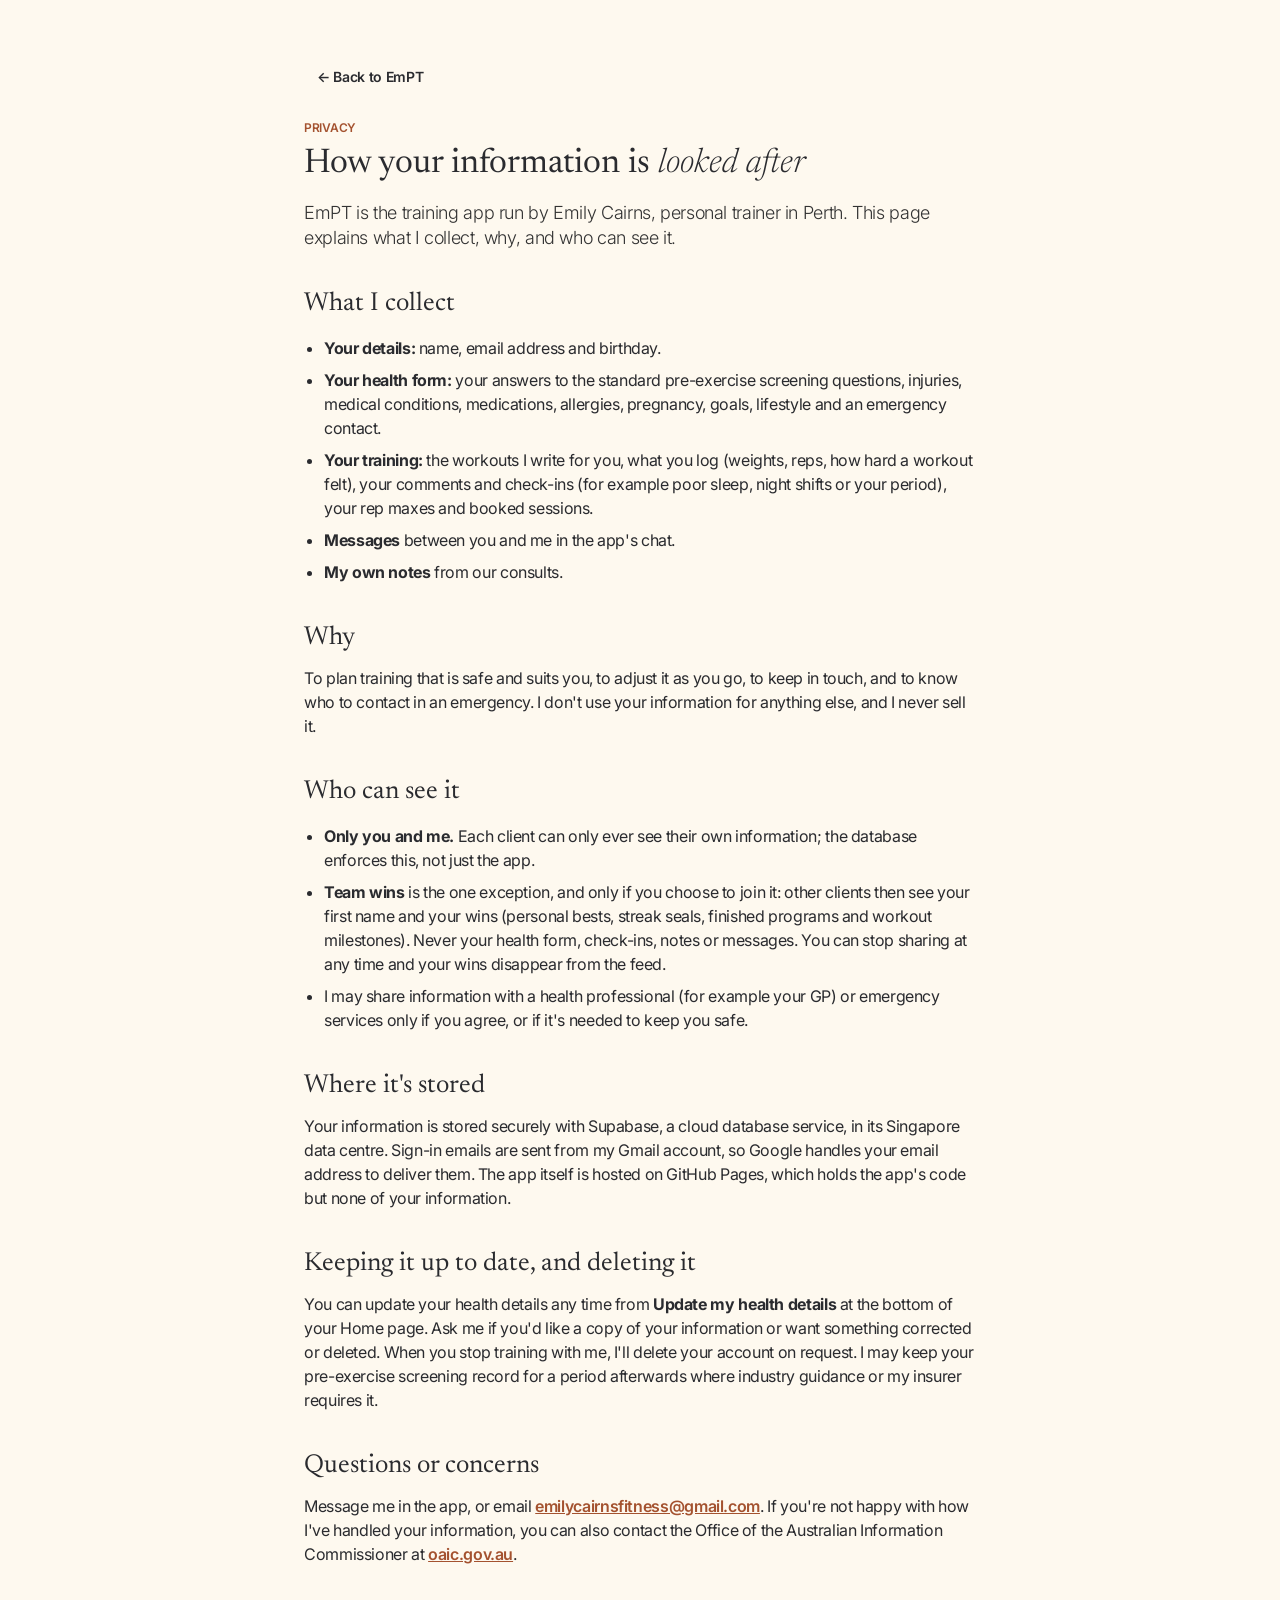
<file: privacy.html>
<!doctype html>
<html lang="en-AU">
<head>
  <meta charset="utf-8">
  <meta name="viewport" content="width=device-width, initial-scale=1">
  <title>EmPT · Privacy</title>
  <meta name="theme-color" content="#fef9ef">
  <meta name="color-scheme" content="light">
  <link rel="icon" href="icon.svg" type="image/svg+xml">
  <link rel="preconnect" href="https://fonts.googleapis.com">
  <link rel="preconnect" href="https://fonts.gstatic.com" crossorigin>
  <link rel="stylesheet" href="https://fonts.googleapis.com/css2?family=Inter:wght@300;400;600;700&family=Newsreader:ital,opsz,wght@0,6..72,300;0,6..72,400;1,6..72,300;1,6..72,400&display=swap">
  <link rel="stylesheet" href="design-tokens.css">
  <link rel="stylesheet" href="styles.css">
</head>
<body>
  <!--
    A plain-English starting point, not legal advice: check it with your
    insurer or professional association.
  -->
  <main class="client-main privacy-page">
    <a class="btn ghost small back-link" href="./">← Back to EmPT</a>
    <p class="eyebrow">Privacy</p>
    <h1>How your information is <em>looked after</em></h1>
    <p class="lead">EmPT is the training app run by Emily Cairns, personal trainer in Perth. This page explains what I collect, why, and who can see it.</p>

    <h2>What I collect</h2>
    <ul>
      <li><b>Your details:</b> name, email address and birthday.</li>
      <li><b>Your health form:</b> your answers to the standard pre-exercise screening questions, injuries, medical conditions, medications, allergies, pregnancy, goals, lifestyle and an emergency contact.</li>
      <li><b>Your training:</b> the workouts I write for you, what you log (weights, reps, how hard a workout felt), your comments and check-ins (for example poor sleep, night shifts or your period), your rep maxes and booked sessions.</li>
      <li><b>Messages</b> between you and me in the app's chat.</li>
      <li><b>My own notes</b> from our consults.</li>
    </ul>

    <h2>Why</h2>
    <p>To plan training that is safe and suits you, to adjust it as you go, to keep in touch, and to know who to contact in an emergency. I don't use your information for anything else, and I never sell it.</p>

    <h2>Who can see it</h2>
    <ul>
      <li><b>Only you and me.</b> Each client can only ever see their own information; the database enforces this, not just the app.</li>
      <li><b>Team wins</b> is the one exception, and only if you choose to join it: other clients then see your first name and your wins (personal bests, streak seals, finished programs and workout milestones). Never your health form, check-ins, notes or messages. You can stop sharing at any time and your wins disappear from the feed.</li>
      <li>I may share information with a health professional (for example your GP) or emergency services only if you agree, or if it's needed to keep you safe.</li>
    </ul>

    <h2>Where it's stored</h2>
    <p>Your information is stored securely with Supabase, a cloud database service, in its Singapore data centre. Sign-in emails are sent from my Gmail account, so Google handles your email address to deliver them. The app itself is hosted on GitHub Pages, which holds the app's code but none of your information.</p>

    <h2>Keeping it up to date, and deleting it</h2>
    <p>You can update your health details any time from <b>Update my health details</b> at the bottom of your Home page. Ask me if you'd like a copy of your information or want something corrected or deleted. When you stop training with me, I'll delete your account on request. I may keep your pre-exercise screening record for a period afterwards where industry guidance or my insurer requires it.</p>

    <h2>Questions or concerns</h2>
    <p>Message me in the app, or email <a href="mailto:emilycairnsfitness@gmail.com">emilycairnsfitness@gmail.com</a>. If you're not happy with how I've handled your information, you can also contact the Office of the Australian Information Commissioner at <a href="https://www.oaic.gov.au/" rel="noopener noreferrer">oaic.gov.au</a>.</p>
  </main>
</body>
</html>
</file>
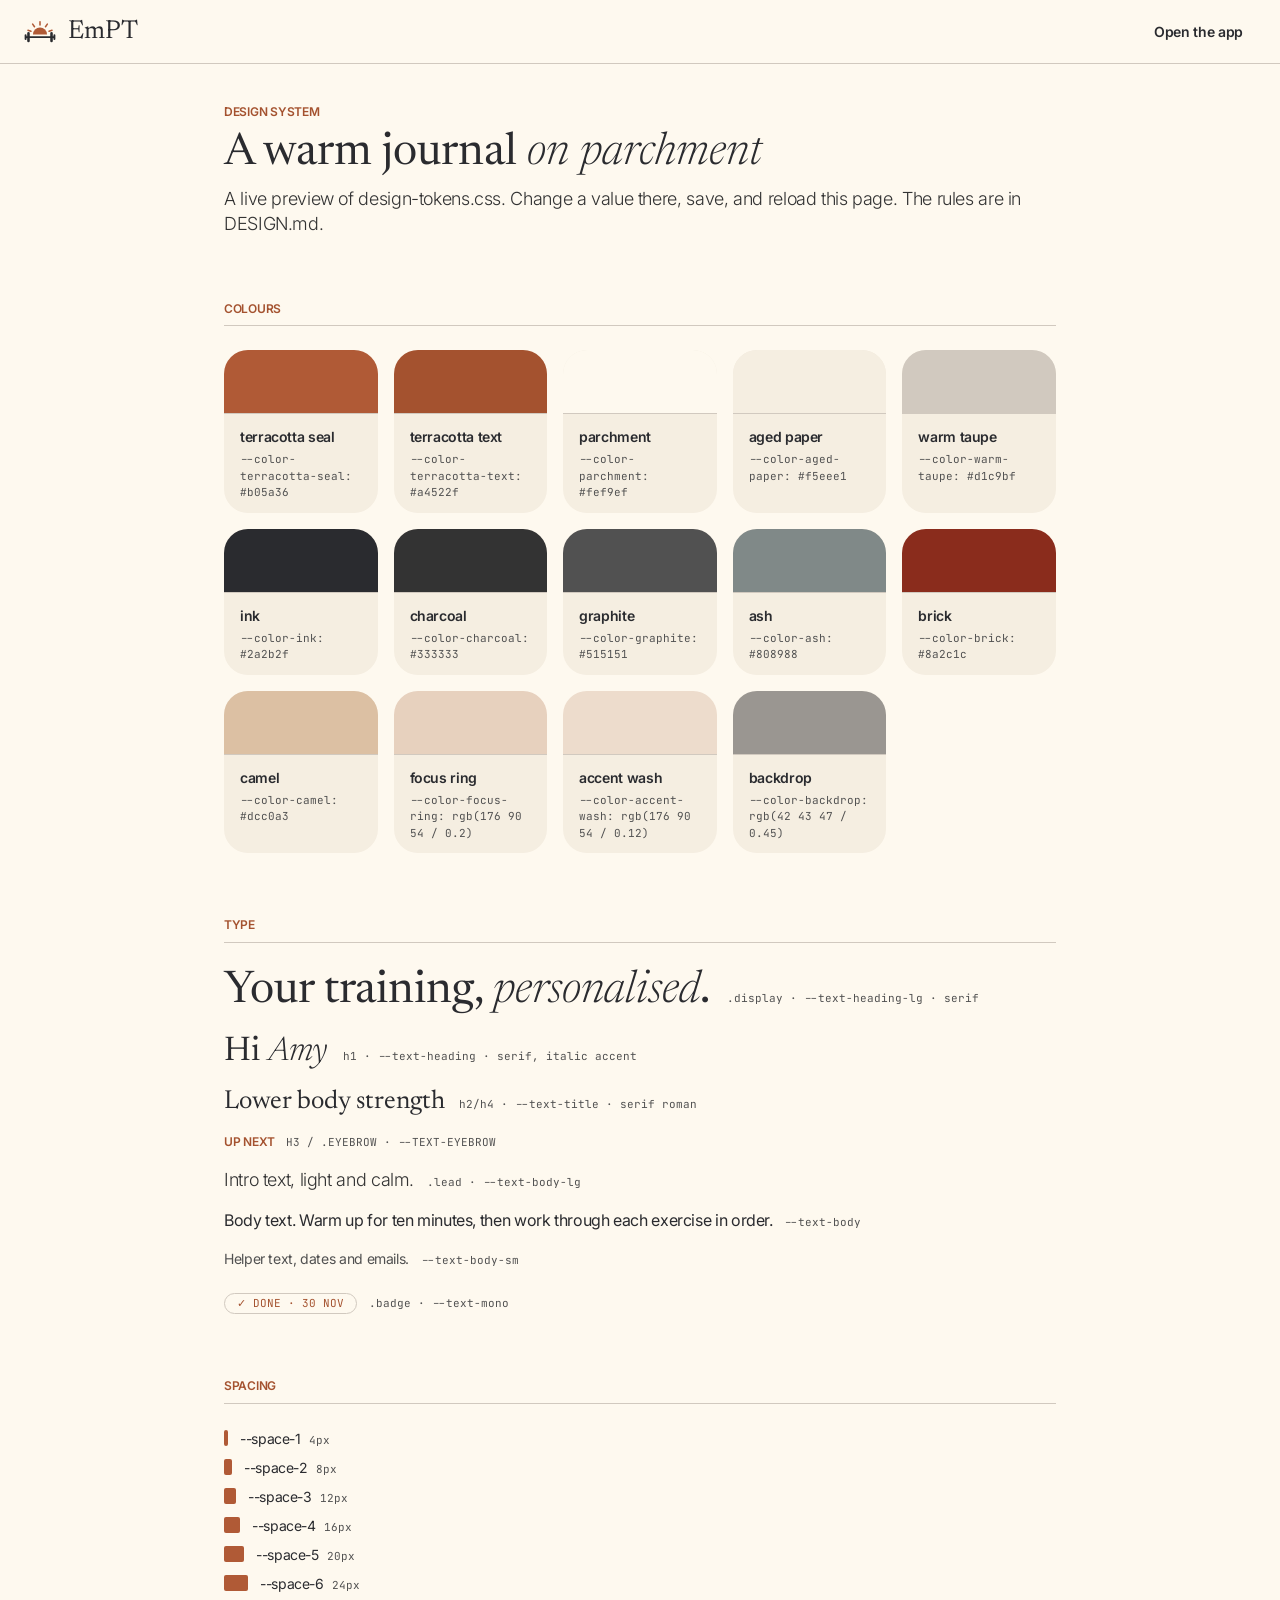
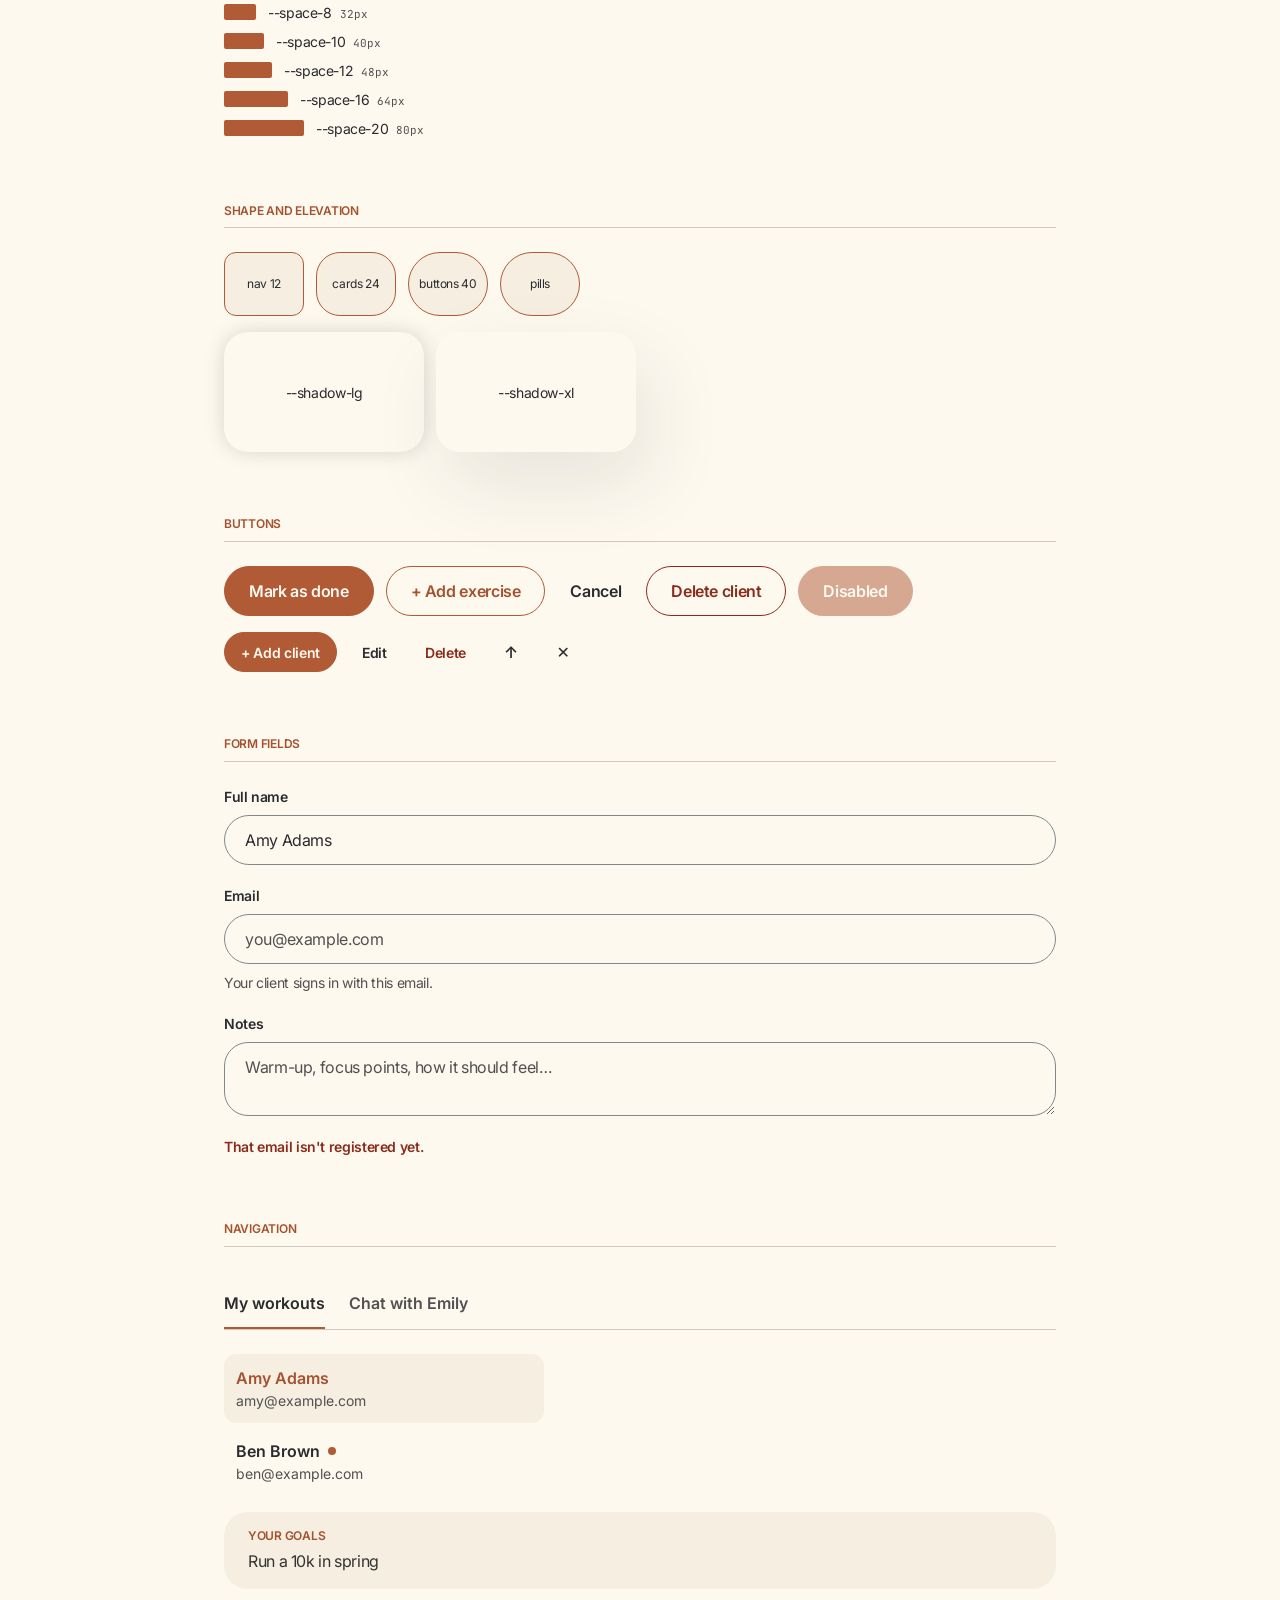
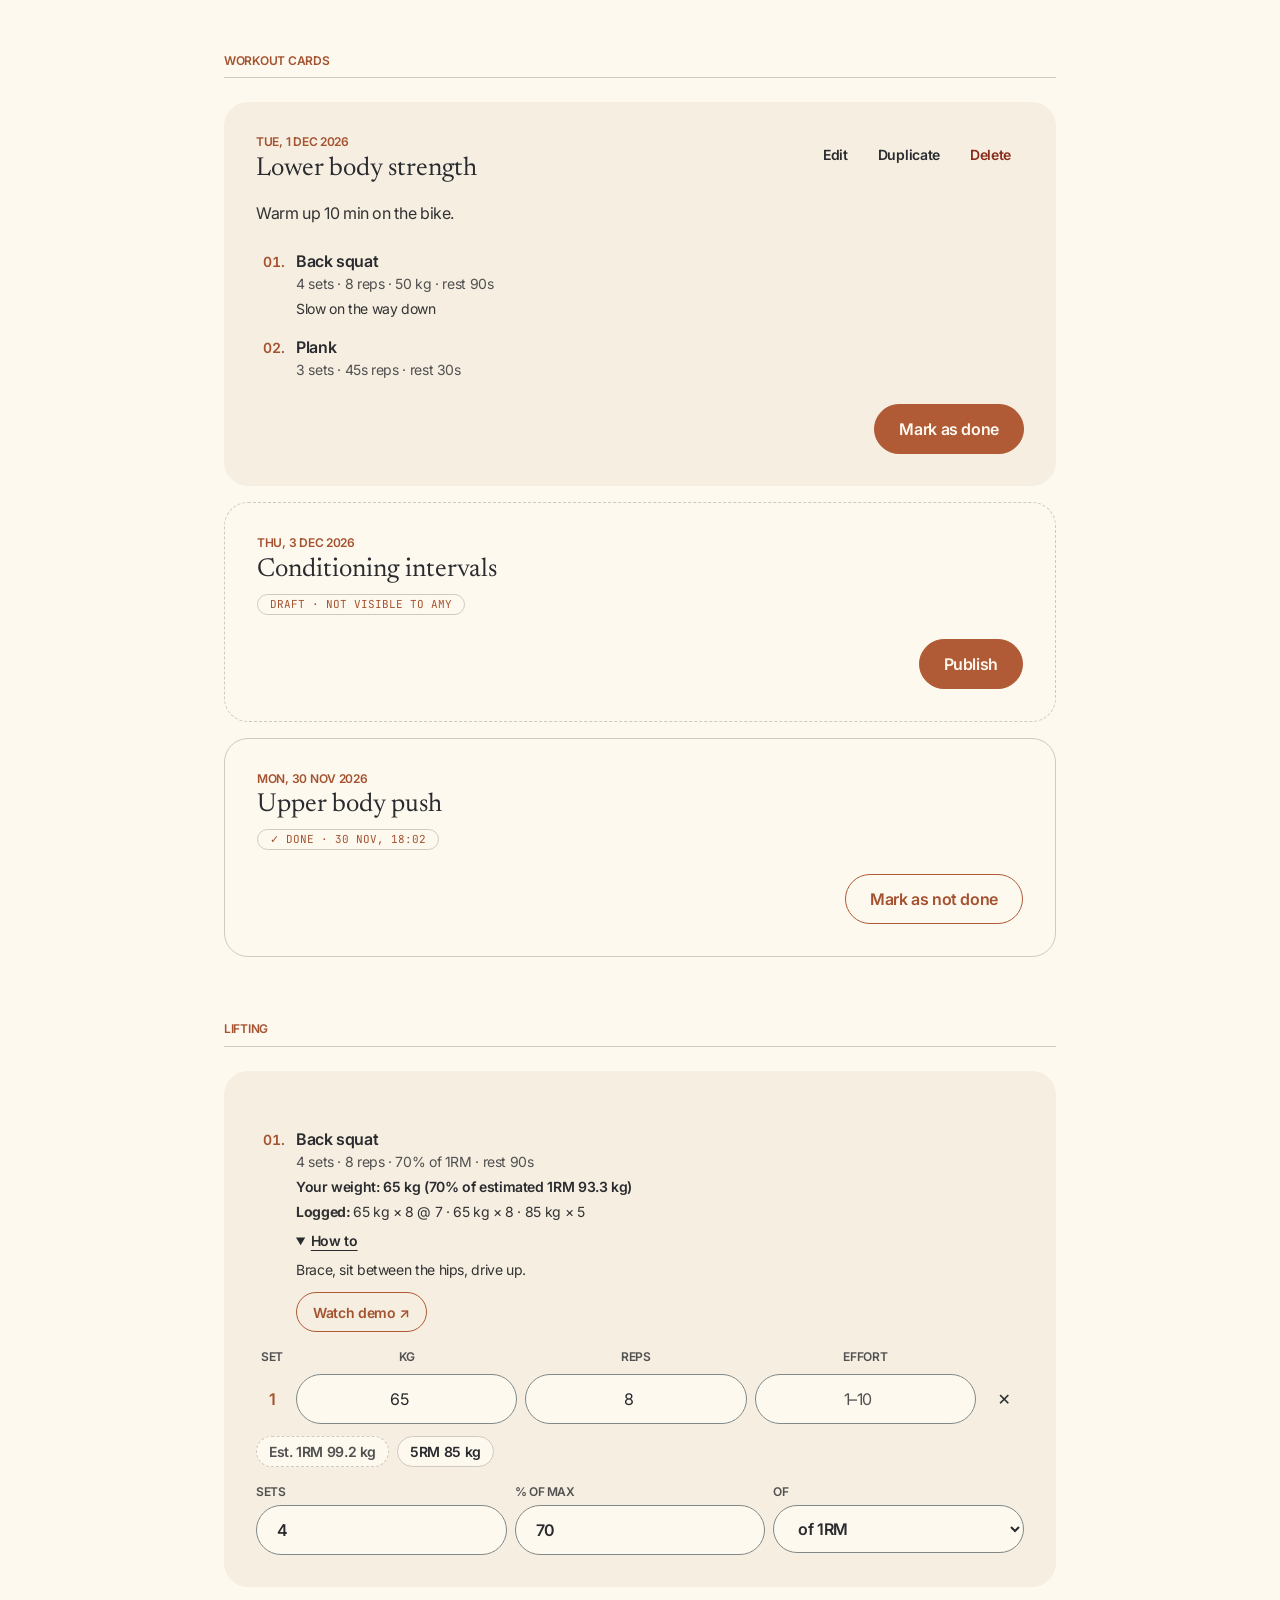
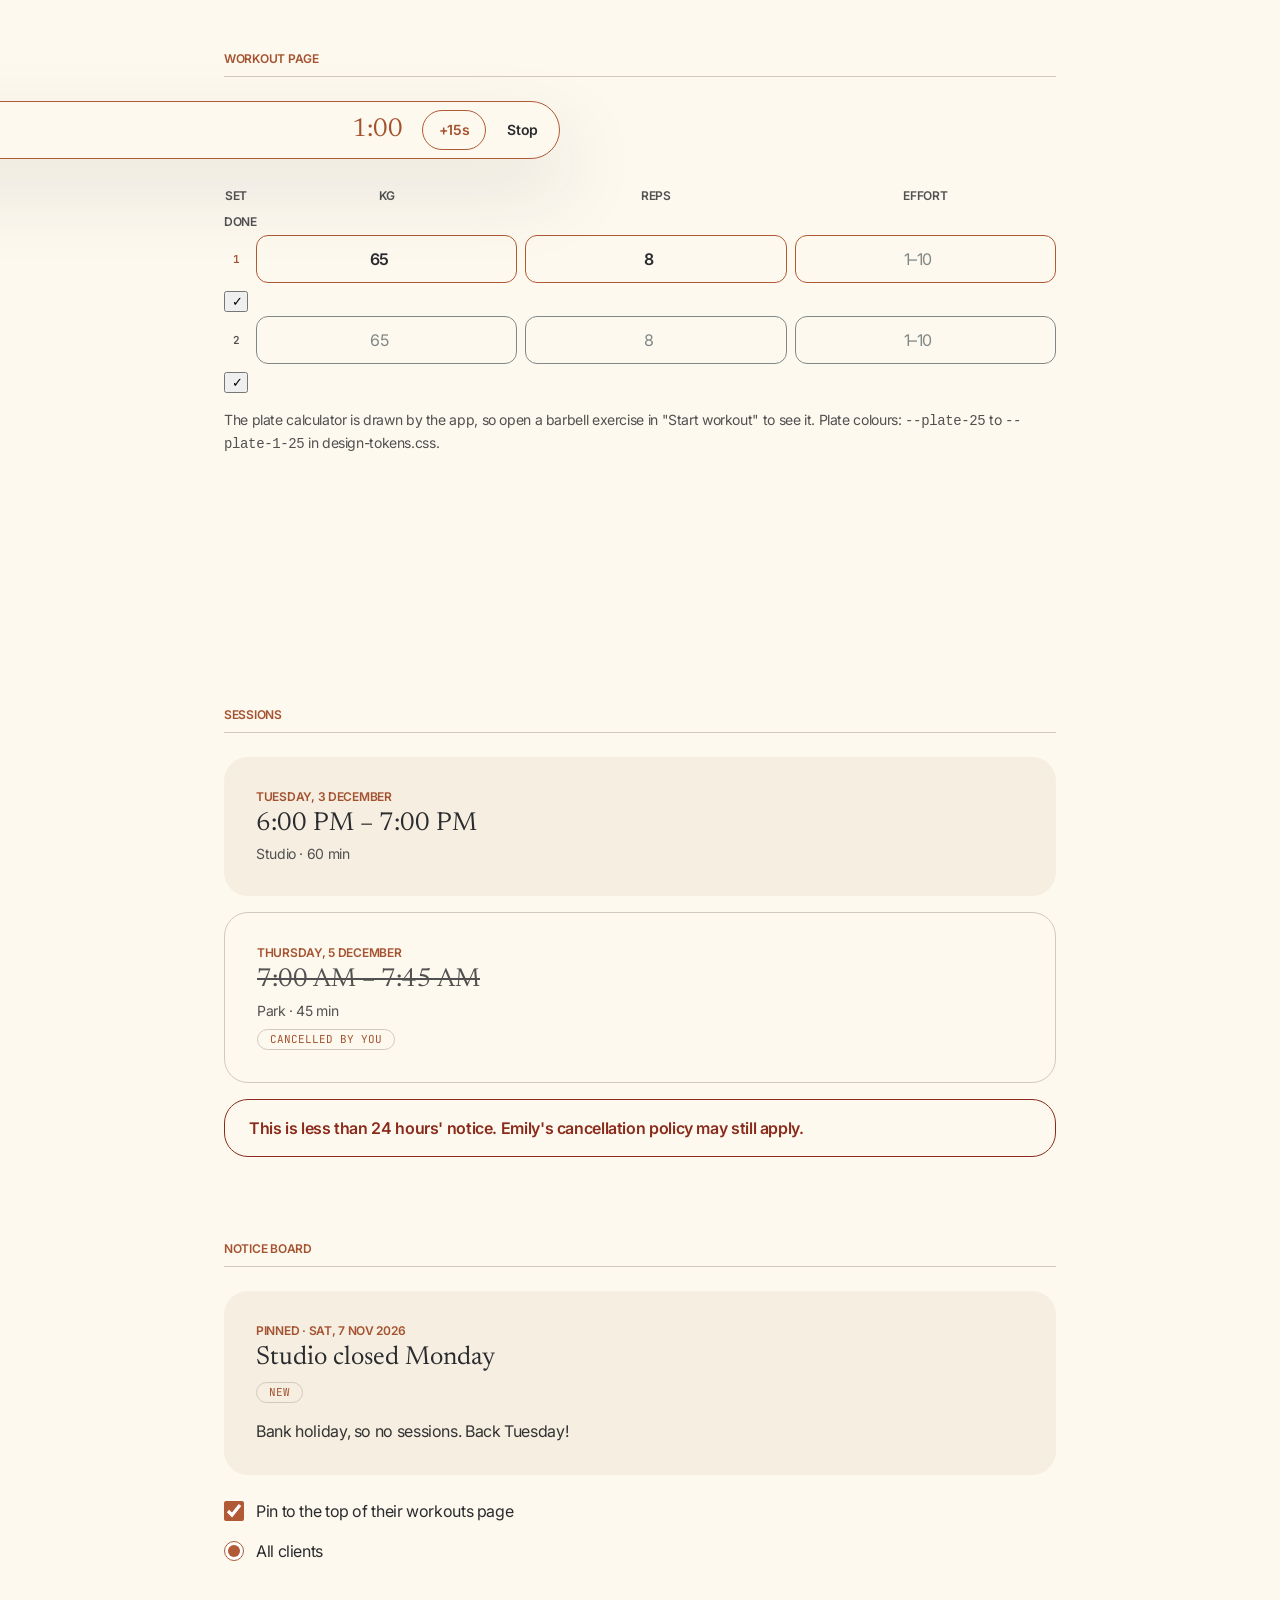
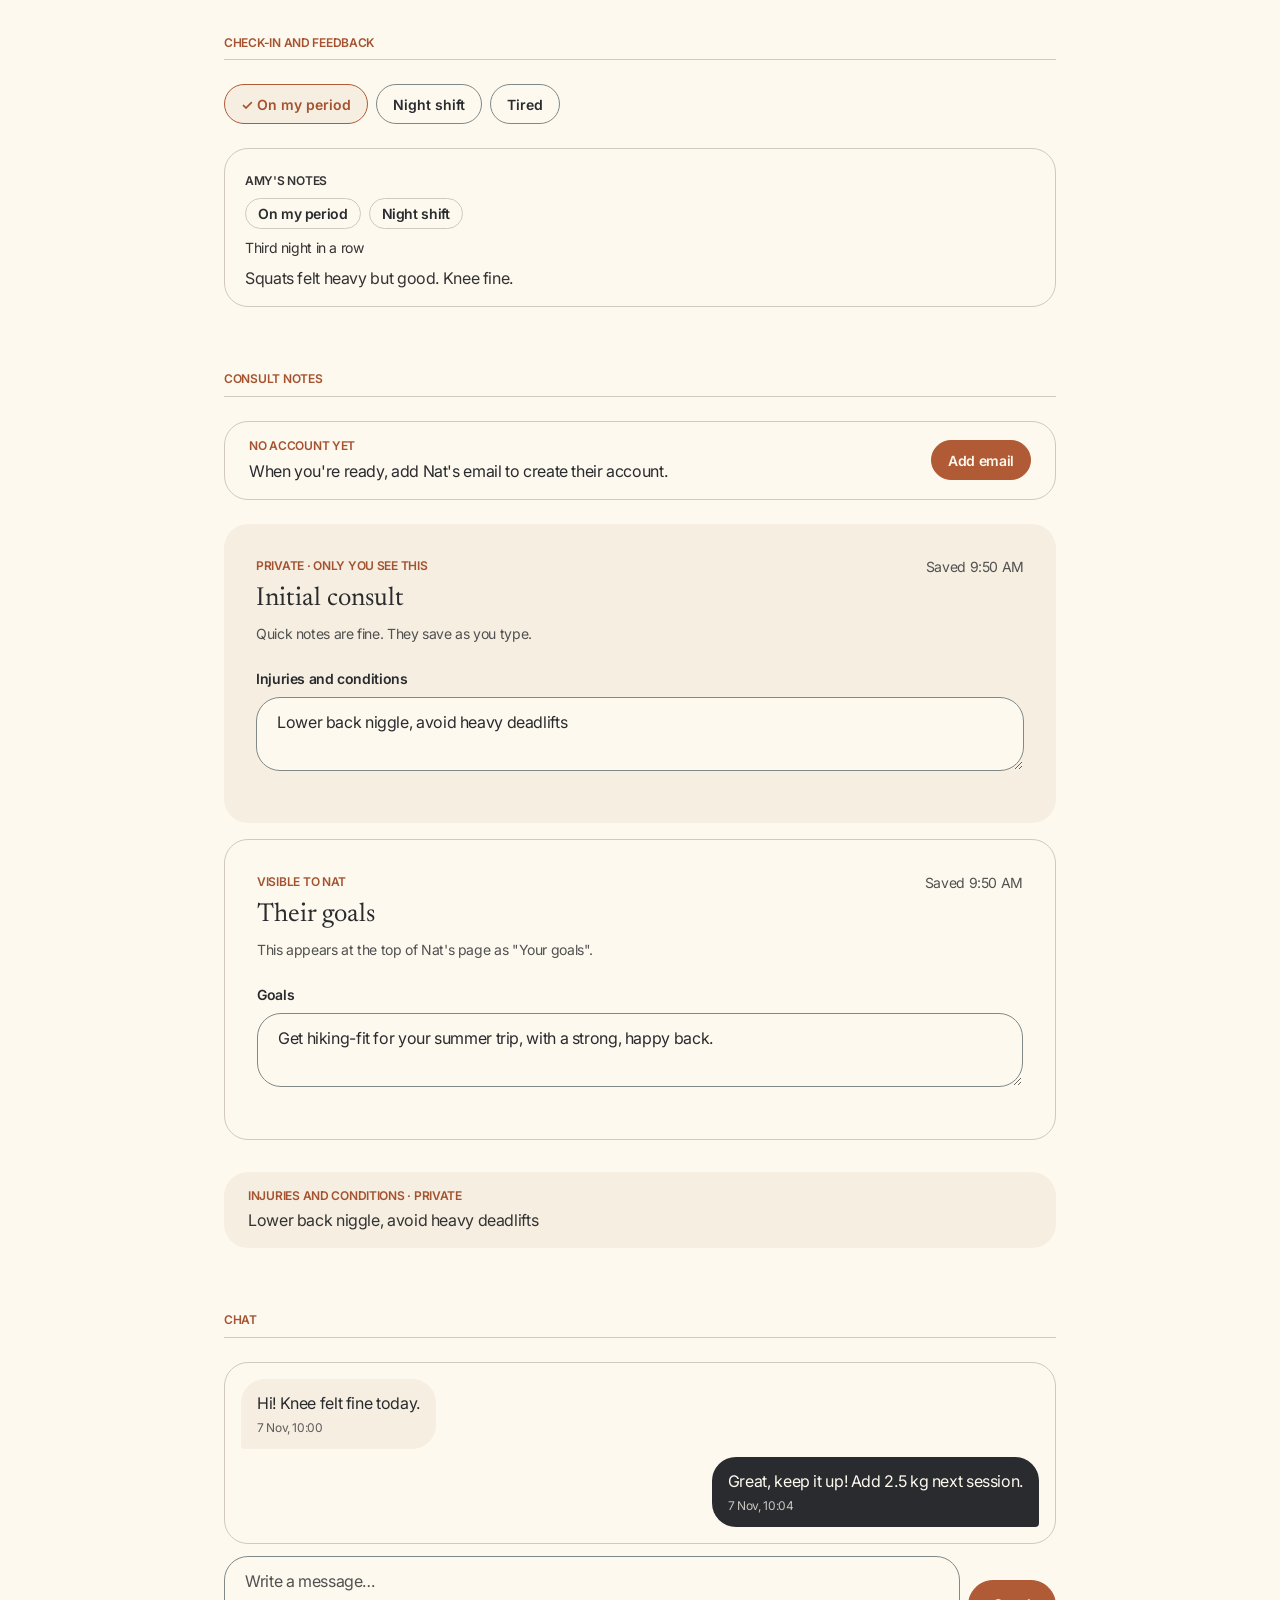
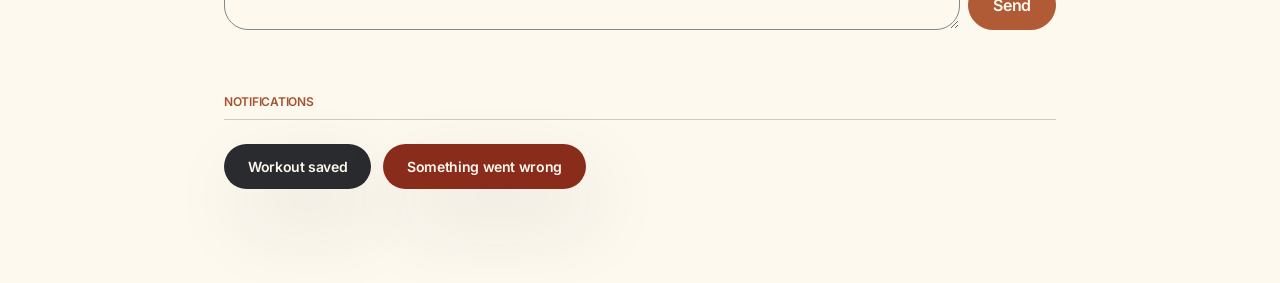
<file: styleguide.html>
<!doctype html>
<html lang="en">
<head>
  <meta charset="utf-8">
  <meta name="viewport" content="width=device-width, initial-scale=1">
  <title>EmPT Style Guide</title>
  <meta name="color-scheme" content="light">
  <link rel="icon" href="icon.svg" type="image/svg+xml">
  <link rel="preconnect" href="https://fonts.googleapis.com">
  <link rel="preconnect" href="https://fonts.gstatic.com" crossorigin>
  <link rel="stylesheet" href="https://fonts.googleapis.com/css2?family=Inter:wght@300;400;600;700&family=JetBrains+Mono&family=Newsreader:ital,opsz,wght@0,6..72,300;0,6..72,400;1,6..72,300;1,6..72,400&display=swap">
  <link rel="stylesheet" href="design-tokens.css">
  <link rel="stylesheet" href="styles.css">
  <style>
    /* Layout for this page only. Still uses tokens. */
    .sg { width: 100%; max-width: var(--content-max-width); margin: 0 auto; padding: var(--space-10) var(--gutter) var(--space-20); }
    .sg > section { margin-top: var(--space-16); }
    .sg > section > h3 { margin: 0 0 var(--space-6); padding-bottom: var(--space-2); border-bottom: var(--border-width) solid var(--color-border); }
    .sg-label { display: block; margin: var(--space-6) 0 var(--space-3); color: var(--color-text-muted); font-size: var(--text-body-sm); }
    .sg-grid { display: grid; grid-template-columns: repeat(auto-fill, minmax(150px, 1fr)); gap: var(--space-4); }
    .sg-swatch { overflow: hidden; border-radius: var(--radius-cards); background: var(--color-surface-raised); }
    .sg-swatch-color { height: var(--space-16); border-bottom: var(--border-width) solid var(--color-border); }
    .sg-swatch-label { padding: var(--space-3) var(--space-4); font-size: var(--text-body-sm); font-weight: var(--weight-semibold); }
    .sg-swatch-label code { display: block; margin-top: var(--space-1); color: var(--color-text-muted); font-family: var(--font-mono); font-size: var(--text-mono); font-weight: var(--weight-regular); letter-spacing: normal; overflow-wrap: anywhere; }
    .sg-row { display: flex; flex-wrap: wrap; align-items: center; gap: var(--space-3); margin-bottom: var(--space-4); }
    .sg-type > * { margin: 0 0 var(--space-4); }
    .sg-type code, .sg-space code { margin-left: var(--space-2); color: var(--color-text-muted); font-family: var(--font-mono); font-size: var(--text-mono); font-style: normal; font-weight: var(--weight-regular); letter-spacing: normal; }
    .sg-space { display: flex; align-items: center; gap: var(--space-3); margin-bottom: var(--space-2); }
    .sg-space-bar { height: var(--space-4); border-radius: var(--radius-chart); background: var(--color-accent); }
    .sg-radius { display: grid; place-items: center; width: var(--space-20); height: var(--space-16); border: var(--border-width-strong) solid var(--color-accent); background: var(--color-surface-raised); font-size: var(--text-eyebrow); }
    .sg-shadow { display: grid; place-items: center; width: 200px; height: 120px; border-radius: var(--radius-cards); background: var(--color-surface); font-size: var(--text-body-sm); }
    .sg-static-toast { position: static; display: inline-block; transform: none; }
  </style>
</head>
<body>
  <div id="app">
    <header class="topbar">
      <div class="brand"><img src="icon.svg" alt="" width="32" height="32">EmPT</div>
      <div class="topbar-right"><a class="btn ghost small" href="./">Open the app</a></div>
    </header>

    <main class="sg">
      <p class="eyebrow">Design system</p>
      <h1 class="display">A warm journal <em>on parchment</em></h1>
      <p class="lead">A live preview of design-tokens.css. Change a value there, save, and reload this page. The rules are in DESIGN.md.</p>

      <section>
        <h3>Colours</h3>
        <div class="sg-grid" id="swatches"></div>
      </section>

      <section class="sg-type">
        <h3>Type</h3>
        <h1 class="display">Your training, <em>personalised</em>. <code>.display · --text-heading-lg · serif</code></h1>
        <h1>Hi <em>Amy</em> <code>h1 · --text-heading · serif, italic accent</code></h1>
        <h4>Lower body strength <code>h2/h4 · --text-title · serif roman</code></h4>
        <p class="eyebrow">Up next <code>h3 / .eyebrow · --text-eyebrow</code></p>
        <p class="lead">Intro text, light and calm. <code>.lead · --text-body-lg</code></p>
        <p>Body text. Warm up for ten minutes, then work through each exercise in order. <code>--text-body</code></p>
        <p class="small muted">Helper text, dates and emails. <code>--text-body-sm</code></p>
        <p><span class="badge">✓ Done · 30 Nov</span> <code>.badge · --text-mono</code></p>
      </section>

      <section>
        <h3>Spacing</h3>
        <div id="spacing"></div>
      </section>

      <section>
        <h3>Shape and elevation</h3>
        <div class="sg-row">
          <div class="sg-radius" style="border-radius:var(--radius-nav)">nav 12</div>
          <div class="sg-radius" style="border-radius:var(--radius-cards)">cards 24</div>
          <div class="sg-radius" style="border-radius:var(--radius-buttons)">buttons 40</div>
          <div class="sg-radius" style="border-radius:var(--radius-pills)">pills</div>
        </div>
        <div class="sg-row">
          <div class="sg-shadow" style="box-shadow:var(--shadow-lg)">--shadow-lg</div>
          <div class="sg-shadow" style="box-shadow:var(--shadow-xl)">--shadow-xl</div>
        </div>
      </section>

      <section>
        <h3>Buttons</h3>
        <div class="sg-row">
          <button class="btn primary">Mark as done</button>
          <button class="btn">+ Add exercise</button>
          <button class="btn ghost">Cancel</button>
          <button class="btn danger">Delete client</button>
          <button class="btn primary" disabled>Disabled</button>
        </div>
        <div class="sg-row">
          <button class="btn primary small">+ Add client</button>
          <button class="btn ghost small">Edit</button>
          <button class="btn ghost small danger-text">Delete</button>
          <button class="btn icon" aria-label="Move up">↑</button>
          <button class="btn icon" aria-label="Remove">✕</button>
        </div>
      </section>

      <section>
        <h3>Form fields</h3>
        <label class="field"><span class="field-label">Full name</span><input value="Amy Adams"></label>
        <label class="field"><span class="field-label">Email</span><input type="email" placeholder="you@example.com"><span class="muted small">Your client signs in with this email.</span></label>
        <label class="field"><span class="field-label">Notes</span><textarea rows="2" placeholder="Warm-up, focus points, how it should feel…"></textarea></label>
        <p class="error">That email isn't registered yet.</p>
      </section>

      <section>
        <h3>Navigation</h3>
        <div class="tabs" role="tablist">
          <button class="tab active" role="tab" aria-selected="true">My workouts</button>
          <button class="tab" role="tab" aria-selected="false">Chat with Emily</button>
        </div>
        <nav class="client-list" style="padding:0;max-width:var(--sidebar-width)">
          <button class="client-item active"><span class="client-name">Amy Adams</span><span class="muted small">amy@example.com</span></button>
          <button class="client-item"><span class="client-name">Ben Brown <span class="dot" title="New message"></span></span><span class="muted small">ben@example.com</span></button>
        </nav>
        <div class="goals"><p class="eyebrow">Your goals</p><p>Run a 10k in spring</p></div>
      </section>

      <section>
        <h3>Workout cards</h3>
        <div class="stack">
          <article class="card workout">
            <div class="row-between top">
              <div>
                <p class="eyebrow">Tue, 1 Dec 2026</p>
                <h4>Lower body strength</h4>
              </div>
              <div class="actions"><button class="btn ghost small">Edit</button><button class="btn ghost small">Duplicate</button><button class="btn ghost small danger-text">Delete</button></div>
            </div>
            <p class="notes">Warm up 10 min on the bike.</p>
            <ol class="exercise-list">
              <li><span class="ex-title">Back squat</span><span class="ex-meta">4 sets · 8 reps · 50 kg · rest 90s</span><span class="ex-notes">Slow on the way down</span></li>
              <li><span class="ex-title">Plank</span><span class="ex-meta">3 sets · 45s reps · rest 30s</span></li>
            </ol>
            <div class="row-end"><button class="btn primary">Mark as done</button></div>
          </article>
          <article class="card workout draft">
            <p class="eyebrow">Thu, 3 Dec 2026</p>
            <h4>Conditioning intervals</h4>
            <span class="badge">Draft · not visible to Amy</span>
            <div class="row-end"><button class="btn primary">Publish</button></div>
          </article>
          <article class="card workout done">
            <p class="eyebrow">Mon, 30 Nov 2026</p>
            <h4>Upper body push</h4>
            <span class="badge">✓ Done · 30 Nov, 18:02</span>
            <div class="row-end"><button class="btn">Mark as not done</button></div>
          </article>
        </div>
      </section>

      <section>
        <h3>Lifting</h3>
        <article class="card">
          <ol class="exercise-list">
            <li>
              <span class="ex-title">Back squat</span>
              <span class="ex-meta">4 sets · 8 reps · 70% of 1RM · rest 90s</span>
              <span class="ex-target">Your weight: 65 kg (70% of estimated 1RM 93.3 kg)</span>
              <span class="ex-logged"><strong>Logged: </strong>65 kg × 8 @ 7 · 65 kg × 8 · 85 kg × 5</span>
              <details class="howto" open><summary>How to</summary><p>Brace, sit between the hips, drive up.</p><a class="btn small" href="#">Watch demo ↗</a></details>
            </li>
          </ol>
          <div class="set-rows">
            <div class="set-row set-head"><span>Set</span><span>kg</span><span>Reps</span><span>Effort</span><span></span></div>
            <div class="set-row"><span class="set-num">1</span><input type="number" value="65"><input type="number" value="8"><input type="number" placeholder="1–10"><button class="btn icon" aria-label="Remove set">✕</button></div>
          </div>
          <div class="chips"><span class="chip estimate">Est. 1RM 99.2 kg</span><span class="chip">5RM 85 kg</span></div>
          <div class="ex-grid" style="margin-top:var(--space-4)">
            <label class="mini-field"><span>Sets</span><input value="4"></label>
            <label class="mini-field"><span>% of max</span><input value="70"></label>
            <label class="mini-field"><span>Of</span><select><option>of 1RM</option></select></label>
          </div>
        </article>
      </section>

      <section class="workout-page">
        <h3>Workout page</h3>
        <div class="stack">
          <div class="rest-bar" style="position:static">
            <span class="eyebrow">Rest timer</span>
            <div class="timer-controls"><button class="btn icon timer-step" aria-label="Shorter rest">−</button><span class="timer-time">1:30</span><button class="btn icon timer-step" aria-label="Longer rest">+</button><button class="btn primary small">Start rest</button></div>
          </div>
          <div class="rest-bar running" style="position:static">
            <span class="eyebrow">Resting</span>
            <div class="timer-controls"><span class="timer-time">1:00</span><button class="btn small">+15s</button><button class="btn ghost small">Stop</button></div>
          </div>
          <div class="set-rows">
            <div class="set-row set-head"><span>Set</span><span>kg</span><span>Reps</span><span>Effort</span><span>Done</span></div>
            <div class="set-row done"><span class="set-num">1</span><input type="number" value="65"><input type="number" value="8"><input type="number" placeholder="1–10"><button class="set-check" aria-pressed="true" aria-label="Done">✓</button></div>
            <div class="set-row"><span class="set-num">2</span><input type="number" placeholder="65"><input type="number" placeholder="8"><input type="number" placeholder="1–10"><button class="set-check" aria-pressed="false" aria-label="Done">✓</button></div>
          </div>
          <p class="muted small">The plate calculator is drawn by the app, so open a barbell exercise in "Start workout" to see it. Plate colours: <code>--plate-25</code> to <code>--plate-1-25</code> in design-tokens.css.</p>
        </div>
      </section>

      <section>
        <h3>Sessions</h3>
        <div class="stack">
          <article class="card session">
            <p class="eyebrow">Tuesday, 3 December</p>
            <h4>6:00 PM – 7:00 PM</h4>
            <p class="muted small">Studio · 60 min</p>
          </article>
          <article class="card session cancelled">
            <p class="eyebrow">Thursday, 5 December</p>
            <h4>7:00 AM – 7:45 AM</h4>
            <p class="muted small">Park · 45 min</p>
            <span class="badge">Cancelled by you</span>
          </article>
          <p class="callout warning">This is less than 24 hours' notice. Emily's cancellation policy may still apply.</p>
        </div>
      </section>

      <section>
        <h3>Notice board</h3>
        <article class="card notice">
          <p class="eyebrow">Pinned · Sat, 7 Nov 2026</p>
          <h4>Studio closed Monday</h4>
          <span class="badge">New</span>
          <p class="notice-body">Bank holiday, so no sessions. Back Tuesday!</p>
        </article>
        <label class="check" style="margin-top:var(--space-4)"><input type="checkbox" checked><span>Pin to the top of their workouts page</span></label>
        <label class="check"><input type="radio" name="sg-a" checked><span>All clients</span></label>
      </section>

      <section>
        <h3>Check-in and feedback</h3>
        <div class="chips">
          <button class="chip-toggle" aria-pressed="true">On my period</button>
          <button class="chip-toggle" aria-pressed="false">Night shift</button>
          <button class="chip-toggle" aria-pressed="false">Tired</button>
        </div>
        <div class="feedback">
          <p class="eyebrow">Amy's notes</p>
          <div class="chips"><span class="chip">On my period</span><span class="chip">Night shift</span></div>
          <p class="small">Third night in a row</p>
          <p class="feedback-comment">Squats felt heavy but good. Knee fine.</p>
        </div>
      </section>

      <section>
        <h3>Consult notes</h3>
        <div class="stack">
          <div class="callout">
            <div><p class="eyebrow">No account yet</p><p>When you're ready, add Nat's email to create their account.</p></div>
            <button class="btn primary small">Add email</button>
          </div>
          <section class="card notes-card">
            <div class="row-between"><p class="eyebrow">Private · only you see this</p><span class="muted small">Saved 9:50 AM</span></div>
            <h4>Initial consult</h4>
            <p class="muted small">Quick notes are fine. They save as you type.</p>
            <label class="field"><span class="field-label">Injuries and conditions</span><textarea rows="2">Lower back niggle, avoid heavy deadlifts</textarea></label>
          </section>
          <section class="card shared-card">
            <div class="row-between"><p class="eyebrow">Visible to Nat</p><span class="muted small">Saved 9:50 AM</span></div>
            <h4>Their goals</h4>
            <p class="muted small">This appears at the top of Nat's page as "Your goals".</p>
            <label class="field"><span class="field-label">Goals</span><textarea rows="2">Get hiking-fit for your summer trip, with a strong, happy back.</textarea></label>
          </section>
          <div class="goals"><p class="eyebrow">Injuries and conditions · private</p><p>Lower back niggle, avoid heavy deadlifts</p></div>
        </div>
      </section>

      <section>
        <h3>Chat</h3>
        <div class="chat">
          <div class="messages" style="height:auto">
            <div class="bubble theirs"><p>Hi! Knee felt fine today.</p><time>7 Nov, 10:00</time></div>
            <div class="bubble mine"><p>Great, keep it up! Add 2.5 kg next session.</p><time>7 Nov, 10:04</time></div>
          </div>
          <form class="composer" onsubmit="return false"><textarea rows="2" placeholder="Write a message…" aria-label="Message"></textarea><button class="btn primary">Send</button></form>
        </div>
      </section>

      <section>
        <h3>Notifications</h3>
        <div class="sg-row">
          <div class="toast sg-static-toast">Workout saved</div>
          <div class="toast error sg-static-toast">Something went wrong</div>
        </div>
      </section>
    </main>
  </div>

  <script>
    // Read the palette and spacing straight from design-tokens.css so this
    // page never goes out of date.
    const styles = getComputedStyle(document.documentElement);
    const tokens = [];
    const declared = {};
    for (const sheet of document.styleSheets) {
      if (!sheet.href || !sheet.href.endsWith('design-tokens.css')) continue;
      for (const rule of sheet.cssRules) {
        if (rule.selectorText === ':root') for (const name of rule.style) if (name.startsWith('--')) { tokens.push(name); declared[name] = rule.style.getPropertyValue(name); }
      }
    }
    const el = (tag, cls, text) => { const e = document.createElement(tag); if (cls) e.className = cls; if (text) e.textContent = text; return e; };
    // Palette colours are the ones defined with a raw value, not var(...).
    const raw = (name) => !declared[name].includes('var(');
    const swatches = document.getElementById('swatches');
    for (const name of tokens.filter((t) => t.startsWith('--color-') && raw(t))) {
      const card = el('div', 'sg-swatch');
      const chip = el('div', 'sg-swatch-color');
      chip.style.background = `var(${name})`;
      const label = el('div', 'sg-swatch-label', name.replace('--color-', '').replace(/-/g, ' '));
      label.append(el('code', '', `${name}: ${styles.getPropertyValue(name).trim()}`));
      card.append(chip, label);
      swatches.append(card);
    }
    const spacing = document.getElementById('spacing');
    for (const name of tokens.filter((t) => t.startsWith('--space-'))) {
      const row = el('div', 'sg-space');
      const bar = el('div', 'sg-space-bar');
      bar.style.width = `var(${name})`;
      const label = el('span', 'small', name);
      label.append(el('code', '', styles.getPropertyValue(name).trim()));
      row.append(bar, label);
      spacing.append(row);
    }
  </script>
</body>
</html>
</file>
<file: design-tokens.css>
/* =====================================================================
   EmPT DESIGN TOKENS — "warm apothecary journal on parchment"
   ---------------------------------------------------------------------
   Every colour, font, size, spacing and shape value the app uses is
   defined here. Change a value here and it changes everywhere.

   Two layers:
     1. PALETTE  – the named raw colours (Parchment, Ink, Terracotta…).
     2. ROLES    – what each colour is used for (--color-bg, --color-text…).
   styles.css only ever uses the ROLE tokens, so to recolour something,
   point its role at a different palette colour.

   - Rules for using these: DESIGN.md
   - Live preview: styleguide.html
   - Fonts are loaded from Google Fonts in index.html and styleguide.html.
   ===================================================================== */

:root {
  /* ===== 1. PALETTE ==================================================== */
  --color-terracotta-seal: #b05a36;  /* The ONE accent. Fills, borders, active states */
  --color-terracotta-text: #a4522f;  /* Same rust, a touch deeper so small text passes contrast on Aged Paper */
  --gradient-terracotta-seal: linear-gradient(116deg, rgb(176 90 54), rgb(212 166 142)); /* Decorative only: logo, seals */
  --color-parchment: #fef9ef;        /* Page canvas. Never use pure white */
  --color-aged-paper: #f5eee1;       /* Cards and panels: one step deeper than the canvas */
  --color-warm-taupe: #d1c9bf;       /* Hairlines, dividers, outlines */
  --color-ink: #2a2b2f;              /* Primary text and headings */
  --color-charcoal: #333333;         /* Body copy for longer passages */
  --color-graphite: #515151;         /* Captions, dates, helper text, placeholders */
  --color-ash: #808988;              /* Input borders only (the one cool neutral) */
  --color-brick: #8a2c1c;            /* Destructive actions and errors ONLY */
  --color-camel: #dcc0a3;            /* Warm brown: sessions with the trainer ONLY */

  /* ===== 2. ROLES ====================================================== */
  --color-bg: var(--color-parchment);              /* Page background */
  --color-surface: var(--color-parchment);         /* Header, sidebar, dialogs, inputs, chat window */
  --color-surface-raised: var(--color-aged-paper); /* Cards, goals box, exercise rows, hover wash */
  --color-text: var(--color-ink);
  --color-text-body: var(--color-charcoal);        /* Workout notes and exercise details */
  --color-text-muted: var(--color-graphite);
  --color-border: var(--color-warm-taupe);
  --color-input-border: var(--color-ash);

  --color-accent: var(--color-terracotta-seal);    /* Primary buttons, active tab, unread dot */
  --color-accent-text: var(--color-terracotta-text); /* Eyebrow labels, outlined buttons, exercise numbers */
  --color-on-accent: var(--color-parchment);       /* Text on a terracotta fill */
  --color-focus-ring: rgb(176 90 54 / 0.2);        /* Soft glow around focused inputs */
  --color-accent-wash: rgb(176 90 54 / 0.12);      /* Terracotta tint behind small labels (exercise A1, B…) */
  --color-focus: var(--color-terracotta-seal);     /* Keyboard focus outline on buttons */

  --color-danger: var(--color-brick);
  --color-on-danger: var(--color-parchment);
  --color-notify: var(--color-terracotta-seal);    /* "New message" dot */

  --color-chat-mine-bg: var(--color-ink);          /* Your own chat bubbles */
  --color-chat-mine-text: var(--color-parchment);
  --color-chat-theirs-bg: var(--color-aged-paper); /* The other person's bubbles */
  --color-chat-theirs-text: var(--color-ink);
  --color-toast-bg: var(--color-ink);
  --color-toast-text: var(--color-parchment);
  --color-backdrop: rgb(42 43 47 / 0.45);          /* Ink-tinted dim behind dialogs */
  --color-session-bg: var(--color-camel);          /* Sessions with the trainer stand out: a warm brown card… */
  --color-session-text: var(--color-ink);          /* …with Ink writing (8 : 1) */

  /* Plate calculator drawing: the standard gym plate colours, so clients
     recognise them. The ONLY place these colours may be used (see
     DESIGN.md, Colour rule 3). Tuned slightly warm to sit on parchment. */
  --plate-25: #b3362b;    /* Red */
  --plate-20: #2a5a9c;    /* Blue */
  --plate-15: #e9b62b;    /* Yellow */
  --plate-10: #2f7449;    /* Green */
  --plate-5: var(--color-parchment);  /* White */
  --plate-2-5: #b3362b;   /* Red (small) */
  --plate-1-25: #c4c6c8;  /* Silver */
  --plate-outline: var(--color-charcoal);
  --plate-label-on-dark: var(--color-parchment);  /* On red, blue, green (5.4 : 1 or more) */
  --plate-label-on-light: var(--color-ink);       /* On yellow, white, silver (7.5 : 1 or more) */
  --bar-steel: var(--color-graphite);
  --bar-sleeve: var(--color-ash);

  /* ===== TYPOGRAPHY ==================================================== */
  /* Serif: editorial headlines only (stands in for Financier Display). */
  --font-display: "Newsreader", "Tiempos Headline", Georgia, "Times New Roman", serif;
  /* Sans: all body and interface text (stands in for Ftbase). */
  --font-body: "Inter", ui-sans-serif, system-ui, -apple-system, "Segoe UI", Roboto, sans-serif;
  /* Mono: tiny all-caps markers like "DONE" badges. Use sparingly. */
  --font-mono: "JetBrains Mono", ui-monospace, SFMono-Regular, Menlo, Consolas, monospace;

  --weight-light: 300;     /* Serif italic accent words; large descriptive sans text */
  --weight-regular: 400;   /* Body; serif roman headlines */
  --weight-semibold: 600;  /* Buttons, labels, eyebrows */
  --weight-bold: 700;      /* Rare emphasis */

  --tracking-body: -0.023em; /* Applies to ALL sans text. Never to the serif */

  /* Sans scale */
  --text-mono: 11px;       /* Mono badges */
  --text-eyebrow: 12px;    /* All-caps pre-titles */
  --text-body-sm: 14px;    /* Helper text, dates, small buttons */
  --text-body: 16px;       /* Body and every input (never smaller) */
  --text-body-lg: 18px;    /* Intro paragraphs */
  --text-subheading: 20px;
  /* Serif scale */
  --text-title: 26px;      /* App addition: card and dialog titles (roman only) */
  --text-heading: 34px;    /* Page headings. Smallest size allowed to use italic */
  --text-heading-lg: 45px; /* Sign-in headline */

  --leading-tight: 1;       /* Wordmark and mono badges */
  --leading-eyebrow: 1.4;
  --leading-body: 1.5;
  --leading-body-lg: 1.4;
  --leading-subheading: 1.3;
  --leading-title: 1.15;
  --leading-heading: 1.15;
  --leading-heading-lg: 1.1;

  /* ===== SPACING (8px base; 4/12/20 for fine component tuning) ======== */
  --space-1: 4px;
  --space-2: 8px;
  --space-3: 12px;
  --space-4: 16px;
  --space-5: 20px;
  --space-6: 24px;
  --space-8: 32px;
  --space-10: 40px;
  --space-12: 48px;
  --space-16: 64px;
  --space-20: 80px;

  /* ===== SHAPE ========================================================= */
  --radius-chart: 2px;     /* Bars in any future charts: deliberately square */
  --radius-nav: 12px;      /* Navigation items such as the client list */
  --radius-cards: 24px;    /* Cards, dialogs, chat window, textareas */
  --radius-buttons: 40px;  /* Every button */
  --radius-pills: 9999px;  /* Inputs, tags, badges, dots, toasts */
  --border-width: 1px;
  --border-width-strong: 1.5px; /* Outlined buttons */
  --focus-ring-width: 3px;
  --tab-indicator-width: 2px;
  --seal-tilt: -8deg;      /* Streak seals sit slightly askew, like a hand-pressed stamp */

  /* ===== ELEVATION: only these two shadows exist ======================= */
  --shadow-lg: 0 0 20px 0 rgb(0 0 0 / 0.15);          /* Subtle glow: active search/input */
  --shadow-xl: 12px 32px 80px 0 rgb(42 43 47 / 0.1);  /* Floating: dialogs, toasts */

  /* ===== SIZES AND LAYOUT ============================================= */
  --control-height: 48px;     /* Buttons and inputs (12px + 24px line + 12px) */
  --control-height-sm: 40px;  /* Small buttons and icon buttons */
  --topbar-height: 64px;
  --bottom-nav-height: 52px;  /* Client page bar along the bottom (Home, Calendar…) */
  --gutter: 24px;             /* Outer page padding (16px on small phones) */
  --page-max-width: 1280px;
  --sidebar-width: 320px;
  --content-max-width: 880px; /* Trainer's client panel */
  --activity-width: 320px;    /* Trainer's Recent activity column on the Today page */
  --reading-max-width: 720px; /* Client's page */
  --dialog-width: 480px;
  --dialog-width-wide: 720px; /* Workout editor */
  --chat-max-height: 560px;
  /* Phone/desktop switch-over is 760px, written directly in styles.css
     (CSS can't use a variable in a media query). */

  /* ===== MOTION ======================================================== */
  --motion-fast: 150ms ease-out;
  --motion-stamp: 600ms cubic-bezier(0.3, 1.4, 0.5, 1); /* The week-sealed stamp: lands with a small bounce */

  color-scheme: light; /* Light theme only, by design (see DESIGN.md) */
}

@media (max-width: 400px) {
  :root { --gutter: 16px; }
}

@media (prefers-reduced-motion: reduce) {
  :root { --motion-fast: 0ms; --motion-stamp: 0ms; }
}
</file>
<file: styles.css>
/* =====================================================================
   EmPT styles
   Uses ONLY the variables in design-tokens.css. Do not add raw colours,
   font sizes, spacing or radii here: add or change a token instead.
   Rules: DESIGN.md
   ===================================================================== */

* { box-sizing: border-box; }

html, body { margin: 0; }

/* Anything marked hidden stays hidden, whatever its display style. */
[hidden] { display: none !important; }

body {
  background: var(--color-bg);
  color: var(--color-text);
  font-family: var(--font-body);
  font-size: var(--text-body);
  font-weight: var(--weight-regular);
  line-height: var(--leading-body);
  letter-spacing: var(--tracking-body);
  -webkit-font-smoothing: antialiased;
}

#app { min-height: 100vh; display: flex; flex-direction: column; }

/* ---- Type ------------------------------------------------------------- */

/* Serif headlines: roman 400, with <em> accent words in light italic. */
h1, h2, h4, .display {
  margin: 0 0 var(--space-2);
  font-family: var(--font-display);
  font-weight: var(--weight-regular);
  letter-spacing: normal;
  color: var(--color-text);
}
h1 { font-size: var(--text-heading); line-height: var(--leading-heading); }
h2, h4 { font-size: var(--text-title); line-height: var(--leading-title); }
h1 em, .display em { font-style: italic; font-weight: var(--weight-light); }
.display { font-size: var(--text-heading-lg); line-height: var(--leading-heading-lg); }

/* h3 and .eyebrow: all-caps sans pre-titles that introduce a section. */
h3, .eyebrow {
  margin: 0 0 var(--space-2);
  font-family: var(--font-body);
  font-size: var(--text-eyebrow);
  font-weight: var(--weight-semibold);
  line-height: var(--leading-eyebrow);
  letter-spacing: var(--tracking-body);
  text-transform: uppercase;
  color: var(--color-accent-text);
}
h3 { margin-top: var(--space-10); }

p { margin: 0 0 var(--space-2); }
.lead { font-size: var(--text-body-lg); font-weight: var(--weight-light); line-height: var(--leading-body-lg); color: var(--color-text-body); }
.muted { color: var(--color-text-muted); }
.small { font-size: var(--text-body-sm); }
.error { color: var(--color-danger); font-size: var(--text-body-sm); font-weight: var(--weight-semibold); }
.error:empty { display: none; }
.pad { padding: var(--space-3) var(--space-4); }

/* ---- Buttons ---------------------------------------------------------- */

/* Default .btn = outlined secondary. Add .primary, .ghost or .danger. */
.btn {
  appearance: none;
  display: inline-flex;
  align-items: center;
  justify-content: center;
  gap: var(--space-2);
  min-height: var(--control-height);
  padding: var(--space-3) var(--space-6);
  border: var(--border-width-strong) solid var(--color-accent);
  border-radius: var(--radius-buttons);
  background: transparent;
  color: var(--color-accent-text);
  font: inherit;
  font-size: var(--text-body);
  font-weight: var(--weight-semibold);
  letter-spacing: var(--tracking-body);
  text-decoration: none;
  white-space: nowrap;
  cursor: pointer;
  transition: background-color var(--motion-fast), color var(--motion-fast), border-color var(--motion-fast);
}
.btn:hover:not(:disabled) { background: var(--color-surface-raised); }
.btn:disabled { opacity: 0.5; cursor: default; }

.btn.primary { border-color: var(--color-accent); background: var(--color-accent); color: var(--color-on-accent); }
.btn.primary:hover:not(:disabled) { background: var(--color-accent-text); border-color: var(--color-accent-text); }

.btn.ghost { border-color: transparent; color: var(--color-text); padding-inline: var(--space-3); }
.btn.ghost:hover:not(:disabled) { background: var(--color-surface-raised); }

.btn.danger { border-color: var(--color-danger); color: var(--color-danger); }
.btn.danger-text { color: var(--color-danger); }

.btn.small { min-height: var(--control-height-sm); padding: var(--space-2) var(--space-4); font-size: var(--text-body-sm); }
.btn.ghost.small { padding-inline: var(--space-3); }
.btn.icon {
  min-height: var(--control-height-sm);
  min-width: var(--control-height-sm);
  padding: 0;
  border-color: transparent;
  border-radius: var(--radius-pills);
  color: var(--color-text);
}
.btn.block { width: 100%; }

.btn:focus-visible,
.tab:focus-visible,
.client-item:focus-visible {
  outline: var(--border-width-strong) solid var(--color-focus);
  outline-offset: var(--border-width-strong);
  box-shadow: 0 0 0 var(--focus-ring-width) var(--color-focus-ring);
}

/* ---- Form fields ------------------------------------------------------ */

input, textarea, select {
  width: 100%;
  min-height: var(--control-height);
  padding: var(--space-3) var(--space-5);
  border: var(--border-width) solid var(--color-input-border);
  border-radius: var(--radius-pills);
  background: var(--color-surface);
  color: var(--color-text);
  font: inherit;
  font-size: var(--text-body);
  letter-spacing: var(--tracking-body);
  transition: border-color var(--motion-fast), box-shadow var(--motion-fast);
}
/* A pill can't hold several lines, so multi-line fields use the card radius. */
textarea { border-radius: var(--radius-cards); resize: vertical; }
input:focus, textarea:focus, select:focus {
  outline: none;
  border-color: var(--color-accent);
  box-shadow: 0 0 0 var(--focus-ring-width) var(--color-focus-ring);
}
::placeholder { color: var(--color-text-muted); opacity: 1; }

/* Tick boxes and radio buttons keep their natural size, in the accent colour. */
input[type="checkbox"], input[type="radio"] {
  width: var(--space-5);
  height: var(--space-5);
  min-height: 0;
  margin: 0;
  padding: 0;
  flex: none;
  accent-color: var(--color-accent);
  box-shadow: none;
}
.check { display: flex; align-items: center; gap: var(--space-3); min-height: var(--control-height-sm); cursor: pointer; }
.check-list { display: flex; flex-direction: column; padding-left: var(--space-8); }
.pin-option { margin-bottom: var(--space-5); }

.field { display: flex; flex-direction: column; gap: var(--space-2); margin-bottom: var(--space-5); }
.field-label { font-size: var(--text-body-sm); font-weight: var(--weight-semibold); }

/* ---- Layout helpers --------------------------------------------------- */

.actions { display: flex; gap: var(--space-1); flex-wrap: wrap; }
.row-between { display: flex; justify-content: space-between; align-items: center; gap: var(--space-4); }
.row-between.top { align-items: flex-start; }
.row-between h3 { margin: 0; }
.row-end { display: flex; justify-content: flex-end; margin-top: var(--space-6); }
.stack { display: flex; flex-direction: column; gap: var(--space-4); }

/* ---- Cards: colour-stepped, never shadowed ---------------------------- */

.card {
  padding: var(--space-8);
  border-radius: var(--radius-cards);
  background: var(--color-surface-raised);
}

/* ---- Page layouts ----------------------------------------------------- */

.center {
  flex: 1;
  display: grid;
  place-items: center;
  padding: var(--space-10) var(--gutter);
}
.narrow { width: 100%; max-width: var(--dialog-width); }
.narrow .btn.block { margin-top: var(--space-2); }

.login .display { margin-bottom: var(--space-4); }
.login .lead { margin-bottom: var(--space-8); }
.login-brand { display: flex; align-items: center; gap: var(--space-3); margin-bottom: var(--space-10); }

.topbar {
  position: sticky;
  top: 0;
  z-index: 5;
  display: flex;
  justify-content: space-between;
  align-items: center;
  gap: var(--space-4);
  min-height: var(--topbar-height);
  padding: var(--space-2) var(--gutter);
  border-bottom: var(--border-width) solid var(--color-border);
  background: var(--color-surface);
}
.brand {
  display: flex;
  align-items: center;
  gap: var(--space-3);
  font-family: var(--font-display);
  font-size: var(--text-title);
  font-weight: var(--weight-regular);
  letter-spacing: normal;
  line-height: var(--leading-tight);
}
.topbar-right { display: flex; align-items: center; gap: var(--space-2); min-width: 0; }
.topbar-right span { overflow: hidden; text-overflow: ellipsis; white-space: nowrap; }

.layout { flex: 1; display: grid; grid-template-columns: var(--sidebar-width) 1fr; }
.sidebar { border-right: var(--border-width) solid var(--color-border); background: var(--color-surface); }
.sidebar-head {
  display: flex;
  justify-content: space-between;
  align-items: center;
  gap: var(--space-2);
  padding: var(--space-6) var(--space-6) var(--space-4);
}
.sidebar-head .eyebrow { margin: 0; }
.client-list { display: flex; flex-direction: column; gap: var(--space-1); padding: 0 var(--space-3) var(--space-6); }
.client-item {
  appearance: none;
  display: flex;
  flex-direction: column;
  padding: var(--space-3);
  border: 0;
  border-radius: var(--radius-nav);
  background: transparent;
  color: inherit;
  font: inherit;
  text-align: left;
  cursor: pointer;
  transition: background-color var(--motion-fast);
}
.client-item:hover { background: var(--color-surface-raised); }
.client-item.active { background: var(--color-surface-raised); }
.client-item.active .client-name { color: var(--color-accent-text); }
.client-name { display: flex; align-items: center; gap: var(--space-2); font-weight: var(--weight-semibold); }
.client-item .small { overflow: hidden; text-overflow: ellipsis; white-space: nowrap; }
.dot {
  display: inline-block;
  width: var(--space-2);
  height: var(--space-2);
  border-radius: var(--radius-pills);
  background: var(--color-notify);
}

.panel { min-width: 0; max-width: var(--content-max-width); padding: var(--space-10) var(--space-10) var(--space-16); }
.panel-head { display: flex; align-items: flex-start; gap: var(--space-4); margin-bottom: var(--space-4); }
.panel-title { flex: 1; min-width: 0; }
.panel-title h2 { font-size: var(--text-heading); line-height: var(--leading-heading); }
.panel-title h2, .panel-title p { overflow-wrap: anywhere; }
.back { display: none; }

.goals {
  margin-top: var(--space-4);
  padding: var(--space-4) var(--space-6);
  border-radius: var(--radius-cards);
  background: var(--color-surface-raised);
}
.goals .eyebrow { margin-bottom: var(--space-1); }
.goals p { margin: 0; white-space: pre-wrap; }
.goals p:not(.eyebrow) { color: var(--color-text-body); }

.empty { padding: var(--space-12) 0; text-align: center; }

/* "No account yet" prompt at the top of a client's panel. */
.callout {
  display: flex;
  align-items: center;
  justify-content: space-between;
  flex-wrap: wrap;
  gap: var(--space-4);
  margin-bottom: var(--space-2);
  padding: var(--space-4) var(--space-6);
  border: var(--border-width) solid var(--color-border);
  border-radius: var(--radius-cards);
}
.callout p { margin: 0; }
.callout .eyebrow { margin-bottom: var(--space-1); }
.callout > div { flex: 1; min-width: 0; }

/* Consult notes: private notes on Aged Paper, client-visible goals on
   Parchment with a hairline, so the two never look alike. */
.notes-card h4, .shared-card h4 { margin-top: var(--space-2); }
.notes-card > .muted, .shared-card > .muted { margin-bottom: var(--space-6); }
.notes-card .row-between .eyebrow, .shared-card .row-between .eyebrow { margin: 0; }
.shared-card { background: var(--color-surface); border: var(--border-width) solid var(--color-border); }
.tab-body > .goals:first-child { margin: 0 0 var(--space-2); }

.client-main { width: 100%; max-width: var(--reading-max-width); margin: 0 auto; padding: var(--space-10) var(--gutter) var(--space-16); }

/* ---- Tabs ------------------------------------------------------------- */

.tabs {
  display: flex;
  gap: var(--space-6);
  margin: var(--space-8) 0 var(--space-6);
  border-bottom: var(--border-width) solid var(--color-border);
  overflow-x: auto;
}
.tab {
  appearance: none;
  padding: var(--space-3) 0;
  border: 0;
  border-bottom: var(--tab-indicator-width) solid transparent;
  background: transparent;
  color: var(--color-text-muted);
  font: inherit;
  font-weight: var(--weight-semibold);
  white-space: nowrap;
  cursor: pointer;
  transition: color var(--motion-fast), border-color var(--motion-fast);
}
.tab:hover { color: var(--color-text); }
.tab.active { color: var(--color-text); border-bottom-color: var(--color-accent); }

/* ---- Workouts --------------------------------------------------------- */

.workout h4 { margin: 0; }
.workout .eyebrow { margin-bottom: var(--space-1); }
/* Completed workouts step DOWN to the canvas colour with a hairline. */
.workout.done { background: var(--color-surface); border: var(--border-width) solid var(--color-border); }
/* Drafts: Parchment with a dashed outline, so they read as "not finished". */
.workout.draft { background: var(--color-surface); border: var(--border-width-strong) dashed var(--color-border); }
.workout .notes { margin: var(--space-4) 0 0; white-space: pre-wrap; color: var(--color-text-body); }
.badge {
  display: inline-block;
  margin-top: var(--space-2);
  padding: var(--space-1) var(--space-3);
  border: var(--border-width) solid var(--color-border);
  border-radius: var(--radius-pills);
  color: var(--color-accent-text);
  font-family: var(--font-mono);
  font-size: var(--text-mono);
  line-height: var(--leading-tight);
  letter-spacing: normal;
  text-transform: uppercase;
}
.exercise-list {
  display: flex;
  flex-direction: column;
  gap: var(--space-4);
  margin: var(--space-6) 0 0;
  padding-left: var(--space-8);
  list-style: decimal-leading-zero;
}
.exercise-list li::marker {
  color: var(--color-accent-text);
  font-size: var(--text-body-sm);
  font-weight: var(--weight-semibold);
}
.exercise-list li { padding-left: var(--space-2); }
/* Workouts with supersets are labelled A1, A2, B… instead of 01, 02. */
.exercise-list.lettered { list-style: none; }
.exercise-list.lettered li { position: relative; }
.exercise-list.lettered li::before {
  content: attr(data-label);
  position: absolute;
  left: calc(-1 * var(--space-8));
  color: var(--color-accent-text);
  font-size: var(--text-body-sm);
  font-weight: var(--weight-semibold);
}
.ex-title { display: block; font-weight: var(--weight-semibold); }
.ex-meta { display: block; color: var(--color-text-muted); font-size: var(--text-body-sm); }
.ex-notes { display: block; margin-top: var(--space-1); color: var(--color-text-body); font-size: var(--text-body-sm); white-space: pre-wrap; }

/* ---- Dialogs ---------------------------------------------------------- */

.dialog {
  width: min(var(--dialog-width), calc(100vw - 2 * var(--gutter)));
  max-height: calc(100vh - 2 * var(--gutter));
  padding: var(--space-8);
  border: 0;
  border-radius: var(--radius-cards);
  background: var(--color-surface);
  color: var(--color-text);
  box-shadow: var(--shadow-xl);
}
.dialog.wide { width: min(var(--dialog-width-wide), calc(100vw - 2 * var(--gutter))); }
.dialog::backdrop { background: var(--color-backdrop); }
.dialog h2 { margin-bottom: var(--space-6); }
.dialog-actions { display: flex; justify-content: space-between; align-items: center; flex-wrap: wrap; gap: var(--space-2); margin-top: var(--space-4); }

.ex-editor { display: flex; flex-direction: column; gap: var(--space-3); }
.ex-row {
  display: flex;
  flex-direction: column;
  gap: var(--space-2);
  padding: var(--space-4);
  border-radius: var(--radius-cards);
  background: var(--color-surface-raised);
}
.ex-row-head { display: flex; justify-content: space-between; align-items: center; }
.ex-row-head .eyebrow { margin: 0; }
.ex-name { font-weight: var(--weight-semibold); }
.ex-grid { display: grid; grid-template-columns: repeat(3, 1fr); gap: var(--space-2); }

/* ---- Lifting: targets, logs, how-to ----------------------------------- */

.ex-target { display: block; margin-top: var(--space-1); font-size: var(--text-body-sm); font-weight: var(--weight-semibold); color: var(--color-text); }
.ex-logged { display: block; margin-top: var(--space-1); font-size: var(--text-body-sm); color: var(--color-text-body); }
.howto { margin-top: var(--space-2); font-size: var(--text-body-sm); }
.howto summary { cursor: pointer; width: fit-content; font-weight: var(--weight-semibold); text-decoration: underline; text-underline-offset: var(--space-1); }
.howto p { margin: var(--space-2) 0; white-space: pre-wrap; color: var(--color-text-body); }
.howto .btn { margin-top: var(--space-1); }

.log-ex { padding: var(--space-6) 0; border-top: var(--border-width) solid var(--color-border); }
.log-ex:first-of-type { border-top: 0; padding-top: var(--space-2); }
.log-ex h4, .log-ex .ex-meta, .log-ex .ex-target { margin: 0 0 var(--space-1); }
.set-rows { display: flex; flex-direction: column; gap: var(--space-2); margin: var(--space-4) 0 var(--space-3); }
.set-row {
  display: grid;
  grid-template-columns: var(--space-8) 1fr 1fr 1fr var(--control-height-sm);
  align-items: center;
  gap: var(--space-2);
}
.set-row input { min-width: 0; padding-inline: var(--space-3); text-align: center; }
.set-head { color: var(--color-text-muted); font-size: var(--text-eyebrow); font-weight: var(--weight-semibold); text-transform: uppercase; text-align: center; }
.set-num { text-align: center; color: var(--color-accent-text); font-weight: var(--weight-semibold); }

.chips { display: flex; flex-wrap: wrap; gap: var(--space-2); margin-top: var(--space-3); }
.chip {
  padding: var(--space-1) var(--space-3);
  border: var(--border-width) solid var(--color-border);
  border-radius: var(--radius-pills);
  background: var(--color-surface);
  font-size: var(--text-body-sm);
  font-weight: var(--weight-semibold);
}
.chip.estimate { border-style: dashed; color: var(--color-text-muted); }

/* Tap-to-select options (the "how were you feeling?" check-in). Selected
   options use the terracotta active state. */
.chip-toggle {
  appearance: none;
  min-height: var(--control-height-sm);
  padding: var(--space-2) var(--space-4);
  border: var(--border-width) solid var(--color-input-border);
  border-radius: var(--radius-pills);
  background: var(--color-surface);
  color: var(--color-text);
  font: inherit;
  font-size: var(--text-body-sm);
  font-weight: var(--weight-semibold);
  cursor: pointer;
  transition: background-color var(--motion-fast), border-color var(--motion-fast), color var(--motion-fast);
}
.chip-toggle:hover { background: var(--color-surface-raised); }
.chip-toggle[aria-pressed="true"] {
  border-color: var(--color-accent);
  background: var(--color-surface-raised);
  color: var(--color-accent-text);
}
.chip-toggle[aria-pressed="true"]::before { content: "✓ "; }
.chip-toggle:focus-visible {
  outline: var(--border-width-strong) solid var(--color-focus);
  outline-offset: var(--border-width-strong);
  box-shadow: 0 0 0 var(--focus-ring-width) var(--color-focus-ring);
}
.dialog .chips { margin: 0 0 var(--space-5); }

/* The client's comments and check-in, shown on the workout card. */
.feedback {
  margin-top: var(--space-6);
  padding: var(--space-4) var(--space-5);
  border: var(--border-width) solid var(--color-border);
  border-radius: var(--radius-cards);
  background: var(--color-surface);
}
.feedback .eyebrow { margin-bottom: var(--space-1); }
.feedback .chips { margin: var(--space-2) 0; }
.feedback p { margin: var(--space-2) 0 0; color: var(--color-text-body); }
.feedback-comment { white-space: pre-wrap; font-style: normal; }

/* ---- Notice board ----------------------------------------------------- */

.notice h4 { margin: 0; }
.notice .eyebrow { margin-bottom: var(--space-1); }
.notice-body { margin: var(--space-4) 0 0; white-space: pre-wrap; color: var(--color-text-body); }
.notice .muted.small { margin: var(--space-4) 0 0; }
.notice.compact { padding: var(--space-6); }
.pinned-notices { margin-bottom: var(--space-8); }
.tab .dot { margin-left: var(--space-2); vertical-align: middle; }

/* ---- Sessions and calendar -------------------------------------------- */

.two-col { display: grid; grid-template-columns: 1fr 1fr; gap: var(--space-3); }
.callout.warning { display: block; margin: 0 0 var(--space-5); border-color: var(--color-danger); color: var(--color-danger); font-weight: var(--weight-semibold); }
.btn.small.danger { padding-inline: var(--space-4); }

.session h4 { margin: 0; }
.session .eyebrow { margin-bottom: var(--space-1); }
.session .muted.small { margin: var(--space-1) 0 0; }
.session.cancelled { background: var(--color-surface); border: var(--border-width) solid var(--color-border); }
.session.cancelled h4 { color: var(--color-text-muted); text-decoration: line-through; }

.cal-wrap { display: grid; grid-template-columns: minmax(0, 1fr) minmax(0, 1fr); gap: var(--space-6); align-items: start; }
.calendar { padding: var(--space-4); border: var(--border-width) solid var(--color-border); border-radius: var(--radius-cards); background: var(--color-surface); }
.cal-head { display: flex; align-items: center; justify-content: space-between; margin-bottom: var(--space-3); }
.cal-head h4 { margin: 0; font-size: var(--text-subheading); }
.cal-grid { display: grid; grid-template-columns: repeat(7, minmax(0, 1fr)); gap: var(--space-1); }
.cal-weekday { padding-bottom: var(--space-1); color: var(--color-text-muted); font-size: var(--text-eyebrow); font-weight: var(--weight-semibold); text-align: center; text-transform: uppercase; }
.cal-day {
  appearance: none;
  display: flex;
  flex-direction: column;
  align-items: center;
  justify-content: flex-start;
  gap: var(--space-1);
  min-height: var(--control-height);
  padding: var(--space-1) 0;
  border: var(--border-width) solid transparent;
  border-radius: var(--radius-nav);
  background: transparent;
  color: var(--color-text);
  font: inherit;
  font-size: var(--text-body-sm);
  cursor: pointer;
}
.cal-day:hover { background: var(--color-surface-raised); }
.cal-day.other-month { color: var(--color-text-muted); }
.cal-day.today .cal-num { font-weight: var(--weight-bold); text-decoration: underline; text-underline-offset: var(--space-1); }
.cal-day.selected { border-color: var(--color-accent); background: var(--color-surface-raised); color: var(--color-accent-text); font-weight: var(--weight-semibold); }
.cal-day:focus-visible { outline: var(--border-width-strong) solid var(--color-focus); outline-offset: var(--border-width-strong); }
.cal-dots { display: flex; gap: var(--space-1); }
.cal-dot { width: var(--space-2); height: var(--space-2); border-radius: var(--radius-pills); background: var(--color-accent); }
.cal-dot.cancelled { background: transparent; border: var(--border-width) solid var(--color-text-muted); }
.cal-day-list .eyebrow { margin-bottom: var(--space-3); }

/* ---- Client Home ------------------------------------------------------ */

/* Client Home: one standout Today card; everything else sits flat on the
   page in short sections with hairline rows. */
.home { display: flex; flex-direction: column; gap: var(--space-8); }
.home-status { margin: calc(-1 * var(--space-2)) 0 calc(-1 * var(--space-4)); color: var(--color-text-muted); font-size: var(--text-body-sm); }
.home h3 { margin: 0; }
.home-section > .row-between { min-height: var(--control-height-sm); margin-bottom: var(--space-1); }
.home-list { margin: 0; padding: 0; list-style: none; border-top: var(--border-width) solid var(--color-border); }
.home-list li { border-bottom: var(--border-width) solid var(--color-border); }
.home-row {
  display: flex;
  align-items: center;
  gap: var(--space-4);
  width: 100%;
  min-height: var(--control-height);
  padding: var(--space-3) 0;
  border: 0;
  background: none;
  color: var(--color-text);
  font: inherit;
  text-align: left;
  cursor: pointer;
}
.home-row:hover .home-chev { color: var(--color-accent-text); }
.home-row:focus-visible { outline: var(--border-width-strong) solid var(--color-focus); outline-offset: var(--border-width-strong); border-radius: var(--radius-nav); }
.home-when { flex: none; width: var(--space-16); color: var(--color-accent-text); font-size: var(--text-body-sm); font-weight: var(--weight-semibold); }
.home-row.is-session .home-when { color: var(--color-text); }
.home-row.is-session .home-what b { align-self: flex-start; padding: 0 var(--space-2); border-radius: var(--radius-nav); background: var(--color-session-bg); color: var(--color-session-text); }
.home-what { display: flex; flex: 1; min-width: 0; flex-direction: column; gap: var(--space-1); }
.home-what b { overflow-wrap: anywhere; }
.home-what .dot { margin-left: var(--space-2); vertical-align: middle; }
.home-chev { flex: none; color: var(--color-text-muted); font-size: var(--text-subheading); }
/* This week: day dots with the streak at the end. */
.week-strip { display: flex; align-items: center; gap: var(--space-4); padding-top: var(--space-2); }
.week-strip .week-dots { flex: 1; }
.week-msg { margin: var(--space-3) 0 0; }
.streak-mini {
  display: flex;
  flex: none;
  flex-direction: column;
  align-items: center;
  justify-content: center;
  width: var(--space-16);
  aspect-ratio: 1;
  padding: 0;
  border: var(--border-width-strong) solid var(--color-accent);
  border-radius: var(--radius-pills);
  background: var(--color-surface);
  color: var(--color-accent-text);
  font: inherit;
  line-height: var(--leading-tight);
  cursor: pointer;
}
.streak-mini b { font-family: var(--font-display); font-size: var(--text-title); font-weight: var(--weight-regular); }
.streak-mini span { font-size: var(--text-mono); font-weight: var(--weight-semibold); }
/* A sealed week: the terracotta wax seal. */
.streak-mini.sealed {
  border: 0;
  outline: var(--border-width) dashed var(--color-on-accent);
  outline-offset: calc(-1 * var(--space-1));
  background: var(--color-accent);
  color: var(--color-on-accent);
  transform: rotate(var(--seal-tilt));
}
.streak-mini:focus-visible { outline: var(--border-width-strong) solid var(--color-focus); outline-offset: var(--border-width-strong); }
/* Today: a little more room than other cards; exercises fold away. */
.today-card { padding: var(--space-6); }
.today-meta { margin: 0; color: var(--color-text-muted); }
.today-ex { margin-top: var(--space-4); }
.today-ex summary { cursor: pointer; width: fit-content; font-size: var(--text-body-sm); font-weight: var(--weight-semibold); text-decoration: underline; text-underline-offset: var(--space-1); }
.today-ex .ex-lines { margin-top: var(--space-2); }
.notice-dialog .eyebrow { margin: 0 0 var(--space-1); }
.notice-dialog h2 { margin-bottom: var(--space-3); }
.notice-dialog h2:focus { outline: none; }
.progress-lifts { margin-top: var(--space-4); }

/* Today: the one thing to do now. */
.today-card h2 { margin: 0 0 var(--space-3); font-size: var(--text-heading); line-height: var(--leading-heading); }
.today-card .eyebrow { margin-bottom: var(--space-1); }
.today-card .btn.block { margin-top: var(--space-5); }
.today-card .badge { margin: 0 0 var(--space-3); }
.today-card h2 .badge { margin: 0; vertical-align: middle; }
.today-card:not(.done):not(.rest) h2 { margin-bottom: var(--space-1); }
.today-card.done, .today-card.rest { background: var(--color-surface); border: var(--border-width) solid var(--color-border); }
.today-msg { margin: 0 0 var(--space-2); font-size: var(--text-body-lg); font-weight: var(--weight-light); color: var(--color-text-body); }
.today-session {
  display: inline-block;
  margin: var(--space-3) 0 0;
  padding: var(--space-2) var(--space-4);
  border-left: var(--space-1) solid var(--color-accent);
  border-radius: var(--radius-nav);
  background: var(--color-session-bg);
  color: var(--color-session-text);
  font-weight: var(--weight-semibold);
}
/* The "Next session" card on Home: warm brown, like sessions on the calendar. */
.session-callout { border: 0; border-left: var(--space-1) solid var(--color-accent); background: var(--color-session-bg); color: var(--color-session-text); }
.session-callout .eyebrow { color: var(--color-session-text); }
.session-callout .btn { border-color: var(--color-session-text); color: var(--color-session-text); }
.session-callout .btn:hover:not(:disabled) { background: transparent; opacity: 0.85; }
.ex-lines { display: flex; flex-direction: column; margin: 0; padding: 0; list-style: none; }
.ex-lines li {
  display: flex;
  justify-content: space-between;
  gap: var(--space-3);
  padding: var(--space-2) 0;
  border-bottom: var(--border-width) solid var(--color-border);
}
.ex-lines li:last-child { border-bottom: 0; }
.ex-lines b { font-variant-numeric: tabular-nums; white-space: nowrap; }

/* This week: progress ring and a dot per day. */
.week-dots { display: grid; grid-template-columns: repeat(7, minmax(0, 1fr)); gap: var(--space-1); margin: 0; padding: 0; list-style: none; }
.wd { display: flex; flex-direction: column; align-items: center; gap: var(--space-1); color: var(--color-text-muted); font-size: var(--text-eyebrow); font-weight: var(--weight-semibold); }
.wd i {
  display: grid;
  place-items: center;
  width: var(--space-6);
  height: var(--space-6);
  border: var(--border-width-strong) solid transparent;
  border-radius: var(--radius-pills);
  background: var(--color-surface-raised);
  color: var(--color-on-accent);
  font-size: var(--text-eyebrow);
  font-style: normal;
}
.wd.done i { background: var(--color-accent); border-color: var(--color-accent); }
.wd.planned i { background: var(--color-surface); border-color: var(--color-input-border); }
.wd.missed i { background: var(--color-surface); border-color: var(--color-input-border); border-style: dashed; }
.wd.today i { background: var(--color-surface); border-color: var(--color-accent); }
.wd.today span { color: var(--color-accent-text); }

/* Consistency: three numbers and 12 weekly bars. */
.consistency .row-between { margin-bottom: var(--space-3); }
.consistency .row-between .eyebrow { margin: 0; }
.stats { display: grid; grid-template-columns: repeat(3, minmax(0, 1fr)); gap: var(--space-2); }
.stats > div { display: flex; flex-direction: column; padding: var(--space-3); border-radius: var(--radius-nav); background: var(--color-surface); }
.stats b { font-family: var(--font-display); font-size: var(--text-heading); font-weight: var(--weight-regular); line-height: var(--leading-tight); }
.stats span { margin-top: var(--space-1); color: var(--color-text-muted); font-size: var(--text-eyebrow); }
.bars { display: grid; grid-template-columns: repeat(12, minmax(0, 1fr)); gap: var(--space-1); height: var(--space-20); margin: var(--space-5) 0 var(--space-2); }
.bar-col { display: flex; flex-direction: column; align-items: center; gap: var(--space-1); min-width: 0; }
.bar-col span { min-height: var(--text-mono); color: var(--color-text-muted); font-size: var(--text-mono); line-height: var(--leading-tight); }
.bar-track { position: relative; flex: 1; width: 100%; }
.bar-track > div { position: absolute; bottom: 0; left: 0; right: 0; border-radius: var(--radius-chart); }
.bar-plan { border: var(--border-width) dashed var(--color-input-border); }
.bar { background: var(--color-border); }
.bar.part { background: var(--color-input-border); }
.bar.hit { background: var(--color-accent); }
.bar-col.rest span { color: var(--color-accent-text); font-weight: var(--weight-semibold); }
.bar-col.rest .bar-plan { border-color: var(--color-border); }

/* Streak seals: terracotta wax stamps with a stitched inner ring. Earned
   seals are kept for good; the next ones wait as dashed outlines. */
.seals { display: grid; grid-template-columns: repeat(6, minmax(0, 1fr)); gap: var(--space-2); margin: var(--space-5) 0 var(--space-2); padding: 0; list-style: none; }
.seal { display: flex; flex-direction: column; align-items: center; gap: var(--space-1); color: var(--color-text-muted); font-size: var(--text-mono); }
.seal i, .big-seal {
  display: flex;
  flex-direction: column;
  align-items: center;
  justify-content: center;
  aspect-ratio: 1;
  border-radius: var(--radius-pills);
  font-style: normal;
  line-height: var(--leading-tight);
  text-align: center;
}
.seal i { width: 100%; max-width: var(--space-12); border: var(--border-width-strong) dashed var(--color-input-border); }
.seal b { font-family: var(--font-display); font-size: var(--text-subheading); font-weight: var(--weight-regular); }
.seal.earned { color: var(--color-accent-text); font-weight: var(--weight-semibold); }
.seal.earned i, .big-seal {
  border: 0;
  outline: var(--border-width) dashed var(--color-on-accent);
  outline-offset: calc(-1 * var(--space-1));
  background: var(--color-accent);
  color: var(--color-on-accent);
  transform: rotate(var(--seal-tilt));
}
.seal.earned b { font-weight: var(--weight-regular); }

/* "Week sealed!" moment: the seal stamps down onto the page. */
.dialog.celebrate { text-align: center; }
.dialog.celebrate h2 { margin: var(--space-6) 0 var(--space-2); font-size: var(--text-heading); }
.dialog.celebrate p { margin: 0 0 var(--space-4); }
.dialog.celebrate .seal-earned { color: var(--color-accent-text); font-weight: var(--weight-semibold); }
.big-seal { width: calc(var(--space-20) + var(--space-12)); margin: var(--space-2) auto 0; outline-width: var(--border-width-strong); outline-offset: calc(-1 * var(--space-2)); animation: stamp var(--motion-stamp) both; }
.big-seal b { font-family: var(--font-display); font-size: var(--text-heading-lg); font-weight: var(--weight-regular); }
.big-seal span { margin-top: var(--space-1); font-size: var(--text-eyebrow); font-weight: var(--weight-semibold); letter-spacing: var(--tracking-body); }
@keyframes stamp {
  from { opacity: 0; transform: scale(2.4) rotate(calc(var(--seal-tilt) * 4)); }
  to { opacity: 1; transform: scale(1) rotate(var(--seal-tilt)); }
}

/* Trainer: a client's streak, high five and rest weeks. */
.streak-card .row-between .eyebrow { margin: 0; }
.streak-line { display: flex; flex-wrap: wrap; align-items: baseline; gap: 0 var(--space-2); margin: 0; font-size: var(--text-body-lg); }
.streak-line .badge { margin: 0; align-self: center; }
.streak-more { display: flex; flex-wrap: wrap; gap: var(--space-2) var(--space-6); margin-top: var(--space-2); }
.streak-more > details { flex: 1 1 100%; }
.streak-more > details:not([open]) { flex: 0 0 auto; }
.streak-more summary { cursor: pointer; width: fit-content; font-size: var(--text-body-sm); font-weight: var(--weight-semibold); text-decoration: underline; text-underline-offset: var(--space-1); }
.streak-more .rest-weeks { margin-top: 0; }
.streak-line b { font-family: var(--font-display); font-size: var(--text-heading); font-weight: var(--weight-regular); }
.rest-weeks { margin-top: var(--space-4); }
.rest-weeks summary { cursor: pointer; width: fit-content; font-weight: var(--weight-semibold); text-decoration: underline; text-underline-offset: var(--space-1); }
.rest-list { margin: var(--space-2) 0 0; padding: 0; list-style: none; }
.rest-list li { display: flex; align-items: center; justify-content: space-between; gap: var(--space-3); padding: var(--space-2) 0; border-bottom: var(--border-width) solid var(--color-border); }
.rest-list li:last-child { border-bottom: 0; }
.rest-list li > span { display: flex; flex-direction: column; }
.rest-list li.is-rest b { color: var(--color-accent-text); }

/* ---- Programs --------------------------------------------------------- */

.program h4 { margin: 0 0 var(--space-1); }
.program .eyebrow { margin-bottom: var(--space-1); }
.program.draft { background: var(--color-surface); border: var(--border-width-strong) dashed var(--color-border); }
.program-slots { display: flex; flex-direction: column; margin: var(--space-4) 0 0; padding: 0; list-style: none; }
.program-slots li {
  display: flex;
  align-items: center;
  gap: var(--space-3);
  padding: var(--space-2) 0;
  border-top: var(--border-width) solid var(--color-border);
}
.slot-letter {
  display: grid;
  place-items: center;
  width: var(--space-8);
  height: var(--space-8);
  flex: none;
  border-radius: var(--radius-pills);
  background: var(--color-surface);
  color: var(--color-accent-text);
  font-weight: var(--weight-semibold);
}
.slot-name { flex: 1; min-width: 0; }
.program-offer h2 { margin: 0 0 var(--space-1); font-size: var(--text-heading); line-height: var(--leading-heading); }
.program-offer .btn.block { margin-top: var(--space-5); }
.program-page h1 { margin-bottom: var(--space-2); }
.program-facts { display: grid; grid-template-columns: repeat(3, minmax(0, 1fr)); gap: var(--space-2); margin: var(--space-6) 0; }
.program-facts > div { display: flex; flex-direction: column; padding: var(--space-3) var(--space-4); border-radius: var(--radius-nav); background: var(--color-surface-raised); }
.program-facts b { font-family: var(--font-display); font-size: var(--text-heading); font-weight: var(--weight-regular); line-height: var(--leading-tight); }
.program-facts span { color: var(--color-text-muted); font-size: var(--text-eyebrow); }
.pick-days { margin-top: var(--space-8); }
.pick-days h2 { margin-bottom: var(--space-1); }
.pick-days .btn.block { margin-top: var(--space-5); }
.day-chips { margin: var(--space-4) 0 var(--space-2); }
.day-chip { min-width: calc(var(--space-12) + var(--space-1)); justify-content: center; }
.program-preview { margin: 0; font-weight: var(--weight-semibold); }
.schedule-picker .field { margin: var(--space-4) 0 var(--space-3); }
.date-chips { display: grid; grid-template-columns: repeat(auto-fill, minmax(calc(var(--space-16) + var(--space-2)), 1fr)); gap: var(--space-2); }
.date-chip { display: flex; flex-direction: column; align-items: center; gap: 0; padding: var(--space-2); border-radius: var(--radius-nav); }
.date-chip span { font-size: var(--text-eyebrow); font-weight: var(--weight-regular); }
.date-chip.current { border-style: dashed; }
.date-chip:disabled { opacity: 0.5; cursor: default; }

/* ---- Client Program tab ----------------------------------------------- */

.program-tab h3 { margin: var(--space-6) 0 var(--space-3); }
.program-current > .eyebrow { margin-bottom: var(--space-1); }
.program-title { margin: 0; font-size: var(--text-heading); line-height: var(--leading-heading); }
.program-aim { margin-top: var(--space-4); }
.program-facts .facts-days { font-family: var(--font-body); font-size: var(--text-body); font-weight: var(--weight-semibold); line-height: var(--leading-subheading); letter-spacing: var(--tracking-body); }
.prog-weeks { margin-top: var(--space-2); }
.prog-week {
  overflow: hidden;
  border: var(--border-width) solid var(--color-border);
  border-radius: var(--radius-cards);
  background: var(--color-surface);
}
.prog-week > summary {
  display: flex;
  align-items: center;
  gap: var(--space-3);
  padding: var(--space-4) var(--space-5);
  cursor: pointer;
  list-style: none;
}
.prog-week > summary::-webkit-details-marker { display: none; }
.prog-week > summary::after { content: "▾"; margin-left: var(--space-1); color: var(--color-text-muted); transition: transform var(--motion-fast); }
.prog-week[open] > summary::after { transform: rotate(180deg); }
.prog-week > summary:focus-visible { outline: var(--border-width-strong) solid var(--color-focus); outline-offset: calc(-1 * var(--border-width-strong)); }
.prog-week-title { font-family: var(--font-display); font-size: var(--text-title); letter-spacing: normal; }
.prog-week-count { margin-left: auto; color: var(--color-text-muted); font-size: var(--text-body-sm); font-weight: var(--weight-semibold); }
.prog-week-count.complete { color: var(--color-accent-text); }
.prog-week > .stack { padding: 0 var(--space-4) var(--space-4); }
.prog-rows { margin: 0; padding: 0; list-style: none; }
.prog-row {
  display: flex;
  align-items: center;
  gap: var(--space-4);
  padding: var(--space-3) var(--space-5);
  border-top: var(--border-width) solid var(--color-border);
}
.prog-row-date { display: flex; flex-direction: column; align-items: center; width: var(--space-10); flex: none; }
.prog-row-date span { color: var(--color-text-muted); font-size: var(--text-eyebrow); font-weight: var(--weight-semibold); text-transform: uppercase; }
.prog-row-date b {
  display: grid;
  place-items: center;
  width: var(--space-8);
  height: var(--space-8);
  border-radius: var(--radius-pills);
  font-size: var(--text-body-lg);
  font-weight: var(--weight-semibold);
}
.prog-row.today .prog-row-date b { background: var(--color-accent); color: var(--color-on-accent); }
.prog-row-main { display: flex; flex: 1; flex-direction: column; min-width: 0; }
.prog-row-main b { font-weight: var(--weight-semibold); overflow-wrap: anywhere; }
.prog-row-main span { color: var(--color-text-muted); font-size: var(--text-body-sm); }
.prog-row.done .prog-row-main b { color: var(--color-text-muted); }
.prog-row.missed .prog-row-main span { color: var(--color-text); }

/* A past program: one tappable line. */
.past-program {
  appearance: none;
  display: flex;
  align-items: center;
  gap: var(--space-4);
  width: 100%;
  padding: var(--space-4) var(--space-5);
  border: var(--border-width) solid var(--color-border);
  border-radius: var(--radius-cards);
  background: var(--color-surface);
  color: inherit;
  font: inherit;
  text-align: left;
  cursor: pointer;
  transition: background-color var(--motion-fast);
}
.past-program:hover { background: var(--color-surface-raised); }
.past-program:focus-visible { outline: var(--border-width-strong) solid var(--color-focus); outline-offset: var(--border-width-strong); }
.past-program-main { display: flex; flex: 1; flex-direction: column; min-width: 0; }
.past-program-main b { font-family: var(--font-display); font-size: var(--text-title); font-weight: var(--weight-regular); letter-spacing: normal; }
.past-program-score { display: flex; flex-direction: column; align-items: flex-end; font-family: var(--font-display); font-size: var(--text-title); }
.past-program-score small { color: var(--color-text-muted); font-family: var(--font-body); font-size: var(--text-eyebrow); }

/* ---- Client calendar (weeks of days, Runna-style) --------------------- */

.cal-help { margin: 0 0 var(--space-2); }
.cal-week {
  margin-top: var(--space-6);
  overflow: hidden;
  border: var(--border-width) solid var(--color-border);
  border-radius: var(--radius-cards);
  background: var(--color-surface);
}
.cal-week.current { border: var(--border-width-strong) solid var(--color-text); }
.cal-week-head {
  display: flex;
  flex-wrap: wrap;
  align-items: center;
  gap: var(--space-2) var(--space-3);
  padding: var(--space-4) var(--space-5);
  border-bottom: var(--border-width) solid var(--color-border);
}
.cal-week-head h3 {
  margin: 0;
  color: var(--color-text);
  font-family: var(--font-display);
  font-size: var(--text-title);
  font-weight: var(--weight-regular);
  letter-spacing: normal;
  text-transform: none;
}
.week-pill {
  padding: var(--space-1) var(--space-3);
  border-radius: var(--radius-pills);
  background: var(--color-text);
  color: var(--color-bg);
  font-size: var(--text-eyebrow);
  font-weight: var(--weight-bold);
  text-transform: uppercase;
}
.cal-row {
  display: flex;
  align-items: flex-start;
  gap: var(--space-4);
  min-height: calc(var(--space-16) + var(--space-2));
  padding: var(--space-3) var(--space-5);
  border-bottom: var(--border-width) solid var(--color-border);
  transition: background-color var(--motion-fast);
}
.cal-row:last-child { border-bottom: 0; }
.cal-row.past { background: var(--color-surface-raised); }
.cal-date { display: flex; flex-direction: column; align-items: center; gap: var(--space-1); width: var(--space-10); flex: none; }
.cal-date span { color: var(--color-text-muted); font-size: var(--text-eyebrow); font-weight: var(--weight-semibold); text-transform: uppercase; }
.cal-date b {
  display: grid;
  place-items: center;
  width: var(--space-8);
  height: var(--space-8);
  border-radius: var(--radius-pills);
  font-size: var(--text-body-lg);
  font-weight: var(--weight-semibold);
}
.cal-row.today .cal-date span { color: var(--color-accent-text); }
.cal-row.today .cal-date b { background: var(--color-accent); color: var(--color-on-accent); }
.cal-items { display: flex; flex: 1; flex-direction: column; gap: var(--space-2); min-width: 0; padding-top: var(--space-1); }
.cal-items.any-day { padding: var(--space-3) var(--space-5); }
.cal-rest { padding-top: var(--space-2); color: var(--color-text-muted); }

/* A workout or session on a day: a card with a coloured edge. */
.cal-chip {
  display: flex;
  align-items: center;
  gap: var(--space-2);
  border: 0;
  border-left: var(--space-1) solid var(--color-accent);
  border-radius: var(--radius-nav);
  background: var(--color-surface-raised);
  color: var(--color-text);
  font: inherit;
  text-align: left;
}
.cal-chip-main, button.cal-chip {
  appearance: none;
  display: flex;
  flex: 1;
  flex-direction: column;
  min-width: 0;
  padding: var(--space-3) var(--space-4);
  border: 0;
  background: transparent;
  color: inherit;
  font: inherit;
  text-align: left;
  cursor: pointer;
}
button.cal-chip { align-items: flex-start; border-left: var(--space-1) solid var(--color-accent); background: var(--color-surface-raised); }
/* Sessions with the trainer: a warm brown card so they stand out on the page. */
button.cal-chip.session { border-left-color: var(--color-accent); background: var(--color-session-bg); color: var(--color-session-text); }
button.cal-chip.session span { color: var(--color-session-text); }
button.cal-chip.session:focus-visible { outline: var(--border-width-strong) solid var(--color-focus); outline-offset: var(--border-width-strong); }
.cal-chip-main { align-items: flex-start; }
.cal-chip b { font-weight: var(--weight-semibold); overflow-wrap: anywhere; }
.cal-chip span { color: var(--color-text-muted); font-size: var(--text-body-sm); }
.cal-chip .cal-move { margin-right: var(--space-2); }
.cal-chip.done { border-left-color: var(--color-input-border); background: var(--color-surface); box-shadow: none; }
.cal-chip.done b { color: var(--color-text-muted); }
.cal-chip.missed { border-left-style: dashed; border-left-color: var(--color-input-border); }
/* A cancelled session steps back down to a plain, struck-through card. */
button.cal-chip.session.cancelled { border-left-color: var(--color-input-border); background: var(--color-surface); color: var(--color-text); }
button.cal-chip.session.cancelled span { color: var(--color-text-muted); opacity: 1; }
.cal-chip.session.cancelled b { text-decoration: line-through; color: var(--color-text-muted); }
.cal-chip.movable { touch-action: manipulation; -webkit-user-select: none; user-select: none; -webkit-touch-callout: none; }
.cal-chip.dragging { opacity: 0.35; }
.drag-ghost {
  position: fixed;
  top: 0;
  left: 0;
  z-index: 50;
  pointer-events: none;
  box-shadow: var(--shadow-xl);
}
body.is-dragging { cursor: grabbing; -webkit-user-select: none; user-select: none; }
.cal-row.drop-ok { background: var(--color-surface-raised); box-shadow: inset 0 0 0 var(--border-width-strong) var(--color-accent); }
.cal-row.drop-no { box-shadow: inset 0 0 0 var(--border-width-strong) var(--color-danger); }

/* ---- Workout page ("Start workout") ----------------------------------- */

/* Read out by screen readers, invisible on screen. */
.sr-only { position: absolute; width: var(--border-width); height: var(--border-width); overflow: hidden; clip: rect(0 0 0 0); white-space: nowrap; }
.workout-page h1 { margin-bottom: var(--space-2); }
.back-link { margin: var(--space-4) 0 var(--space-6); }
.workout-page .lead { margin-bottom: var(--space-3); }
.workout-page > .muted.small { margin-bottom: var(--space-6); }
.workout-page .card.log-ex { padding: var(--space-6); border-top: 0; }
.workout-page .log-ex h2 { margin: 0 0 var(--space-1); }
/* The exercise name: bold sans in Ink. Tapping it opens that lift's history. */
button.ex-title {
  display: inline;
  padding: 0;
  border: 0;
  background: none;
  color: var(--color-text);
  font-family: var(--font-body);
  font-size: var(--text-body-lg);
  font-weight: var(--weight-semibold);
  line-height: var(--leading-subheading);
  letter-spacing: normal;
  text-align: left;
  cursor: pointer;
}
button.ex-title:hover { text-decoration: underline; text-decoration-thickness: var(--border-width); text-underline-offset: var(--space-1); }
button.ex-title:focus-visible { outline: var(--border-width-strong) solid var(--color-focus); outline-offset: var(--space-1); border-radius: var(--radius-nav); }
/* Last time's numbers for a set, right under its inputs. */
.set-prev { grid-column: 2 / -1; margin: calc(-1 * var(--space-1)) 0 var(--space-1); color: var(--color-text-muted); font-size: var(--text-body-sm); text-align: left; }
.set-prev.more { margin: 0; }
/* A lift's history dialog. */
.lift-history .eyebrow { margin: 0 0 var(--space-1); }
.lift-history h2 { margin-bottom: var(--space-5); }
.lift-history h2:focus { outline: none; }
.lift-history h3 { margin: var(--space-6) 0 var(--space-2); }
.lift-history .stats > div { background: var(--color-surface-raised); }
.history-session { margin-top: var(--space-4); }
.history-session .eyebrow { margin: 0 0 var(--space-1); }
.history-list { margin: 0; padding: 0; list-style: none; }
.history-list li {
  display: grid;
  grid-template-columns: calc(var(--space-16) + var(--space-2)) 1fr auto;
  align-items: center;
  gap: var(--space-2);
  padding: var(--space-2) 0;
  border-bottom: var(--border-width) solid var(--color-border);
  font-variant-numeric: tabular-nums;
}
.history-list li:last-child { border-bottom: 0; }
.history-list .badge { margin: 0; }
.history-rms .history-list li { grid-template-columns: calc(var(--space-16) + var(--space-2)) auto 1fr; }
.history-rms .history-list li > :last-child { text-align: right; }
.workout-page .log-ex .ex-notes { margin: var(--space-2) 0 0; }
.rest-pick { margin-top: var(--space-2); }
.workout-finish { margin-top: var(--space-8); }

/* Rest timer: a slim bar pinned to the bottom of the screen, shown only
   while resting (it starts by itself when a set's reps are entered). */
.rest-bar {
  position: fixed;
  left: 50%;
  bottom: calc(var(--space-4) + env(safe-area-inset-bottom));
  transform: translateX(-50%);
  z-index: 4;
  width: min(calc(var(--reading-max-width) - 2 * var(--gutter)), calc(100vw - 2 * var(--gutter)));
  display: flex;
  align-items: center;
  justify-content: space-between;
  gap: var(--space-2) var(--space-4);
  padding: var(--space-2) var(--space-2) var(--space-2) var(--space-5);
  border: var(--border-width) solid var(--color-border);
  border-radius: var(--radius-pills);
  background: var(--color-surface);
  box-shadow: var(--shadow-xl);
}
.rest-bar:not(.running):not(.finished) { display: none; }
.rest-bar .timer-controls .timer-step { display: none; }
.rest-bar .eyebrow { margin: 0; }
.timer-controls { display: flex; align-items: center; gap: var(--space-2); }
.timer-time {
  min-width: calc(var(--space-16) + var(--space-2));
  font-family: var(--font-display);
  font-size: var(--text-title);
  line-height: var(--leading-tight);
  letter-spacing: normal;
  text-align: center;
  font-variant-numeric: tabular-nums;
}
.btn.icon.timer-step { border-color: var(--color-input-border); font-size: var(--text-subheading); }
/* Entered numbers are bold; the plan shows as lighter placeholder text. */
.workout-page .set-row input { font-weight: var(--weight-semibold); }
.workout-page .set-row input::placeholder { font-weight: var(--weight-regular); color: var(--color-ash); }
.rest-bar.running { border-color: var(--color-accent); }
.rest-bar.running .timer-time { color: var(--color-accent-text); }
.rest-bar.finished { border-color: var(--color-accent); background: var(--color-accent); }
.rest-bar.finished .eyebrow, .rest-bar.finished .timer-time { color: var(--color-on-accent); }

.set-row.done .set-num { color: var(--color-text); }

/* Plate calculator. */
.plates {
  margin-top: var(--space-4);
  padding: var(--space-4);
  border: var(--border-width) solid var(--color-border);
  border-radius: var(--radius-cards);
  background: var(--color-surface);
}
.plates .eyebrow { margin: 0; }
.plates .chips { margin: 0; }
/* Picture on the left, list of plates on the right (also on phones). */
.plates-body {
  display: grid;
  grid-template-columns: minmax(0, 0.9fr) minmax(0, 1.1fr);
  align-items: center;
  gap: var(--space-4);
  margin-top: var(--space-3);
}
.plates-body > .muted, .plates-body > .small { grid-column: 1 / -1; margin: 0; }
.barbell-svg { display: block; width: 100%; height: auto; }
.plates-caption { margin: var(--space-1) 0 0; color: var(--color-text-muted); font-size: var(--text-eyebrow); text-align: center; }
.plates-total { margin: 0 0 var(--space-2); font-family: var(--font-display); font-size: var(--text-title); line-height: var(--leading-title); letter-spacing: normal; }
.plates-list ul { display: flex; flex-direction: column; gap: var(--space-1); margin: 0; padding: 0; list-style: none; }
.plates-list li { font-size: var(--text-body-sm); line-height: var(--leading-subheading); }
.plates-list li:first-child { font-weight: var(--weight-semibold); }
.plates-list .muted { margin: var(--space-2) 0 0; }
.bar-shaft { fill: var(--bar-steel); }
.bar-sleeve { fill: var(--bar-sleeve); }
.bar-collar { fill: var(--color-ink); }
.bar-label { fill: var(--color-text-muted); font-family: var(--font-body); font-size: var(--text-mono); }
.plate { stroke: var(--plate-outline); stroke-width: 1; }
.plate-rim { fill: none; stroke: var(--plate-outline); stroke-width: 1; opacity: 0.35; }
.plate-label {
  font-family: var(--font-body);
  font-size: var(--text-eyebrow);
  font-weight: var(--weight-bold);
  letter-spacing: normal;
  font-variant-numeric: tabular-nums;
}
.plate-label.on-dark { fill: var(--plate-label-on-dark); }
.plate-label.on-light { fill: var(--plate-label-on-light); }
.plate-25 { fill: var(--plate-25); }
.plate-20 { fill: var(--plate-20); }
.plate-15 { fill: var(--plate-15); }
.plate-10 { fill: var(--plate-10); }
.plate-5 { fill: var(--plate-5); }
.plate-2-5 { fill: var(--plate-2-5); }
.plate-1-25 { fill: var(--plate-1-25); }
.history-row {
  display: flex;
  flex-wrap: wrap;
  justify-content: space-between;
  align-items: center;
  gap: var(--space-2);
  padding: var(--space-2) 0;
  border-top: var(--border-width) solid var(--color-border);
}

.sidebar-nav { padding-top: var(--space-4); padding-bottom: 0; }
.mini-field { display: flex; flex-direction: column; gap: var(--space-1); min-width: 0; color: var(--color-text-muted); font-size: var(--text-eyebrow); font-weight: var(--weight-semibold); text-transform: uppercase; }
.lib-list { margin-top: var(--space-4); padding: 0; }

/* ---- Chat ------------------------------------------------------------- */

.chat { display: flex; flex-direction: column; gap: var(--space-3); }
.messages {
  display: flex;
  flex-direction: column;
  gap: var(--space-2);
  height: min(60vh, var(--chat-max-height));
  padding: var(--space-4);
  overflow-y: auto;
  border: var(--border-width) solid var(--color-border);
  border-radius: var(--radius-cards);
  background: var(--color-surface);
}
.empty-chat { margin: auto; }
.bubble { max-width: 80%; padding: var(--space-3) var(--space-4); border-radius: var(--radius-cards); }
.bubble p { margin: 0; white-space: pre-wrap; overflow-wrap: anywhere; }
.bubble time { display: block; margin-top: var(--space-1); font-size: var(--text-eyebrow); opacity: 0.75; }
.bubble.mine {
  align-self: flex-end;
  border-bottom-right-radius: var(--space-1);
  background: var(--color-chat-mine-bg);
  color: var(--color-chat-mine-text);
}
.bubble.theirs {
  align-self: flex-start;
  border-bottom-left-radius: var(--space-1);
  background: var(--color-chat-theirs-bg);
  color: var(--color-chat-theirs-text);
}
.composer { display: flex; align-items: flex-end; gap: var(--space-2); }
.composer textarea { flex: 1; }
.hint { margin: 0; }

/* ---- Toasts ----------------------------------------------------------- */

.toast {
  position: fixed;
  left: 50%;
  bottom: var(--space-6);
  z-index: 100;
  max-width: calc(100vw - 2 * var(--gutter));
  padding: var(--space-3) var(--space-6);
  border-radius: var(--radius-pills);
  background: var(--color-toast-bg);
  color: var(--color-toast-text);
  font-size: var(--text-body-sm);
  font-weight: var(--weight-semibold);
  box-shadow: var(--shadow-xl);
  transform: translateX(-50%);
}
.toast.error { background: var(--color-danger); color: var(--color-on-danger); }

/* ---- Phones (breakpoint: 760px, see DESIGN.md) ------------------------ */

@media (max-width: 760px) {
  .layout { grid-template-columns: 1fr; }
  .sidebar { border-right: 0; }
  .layout.has-selection .sidebar { display: none; }
  .layout:not(.has-selection) .panel { display: none; }
  .panel { padding: var(--space-6) var(--gutter) var(--space-12); }
  .panel-head { flex-wrap: wrap; }
  .panel-title { order: 3; flex-basis: 100%; }
  .back { display: inline-flex; margin-right: auto; }
  .client-main { padding-top: var(--space-8); }
  .card, .dialog { padding: var(--space-6); }
  .display { font-size: var(--text-heading); line-height: var(--leading-heading); }
  .ex-grid { grid-template-columns: repeat(2, 1fr); }
  .set-row { gap: var(--space-1); }
  .cal-wrap { grid-template-columns: 1fr; }
  .rest-bar { padding: var(--space-2) var(--space-3); }
  .workout-page .card.log-ex { padding: var(--space-5) var(--space-4); }
  .calendar { padding: var(--space-3); }
  /* Five client tabs must fit on a phone. */
  .tabs { gap: var(--space-4); }
  .tab { font-size: var(--text-body-sm); }
  .hide-narrow { display: none; }
  .hint { display: none; }
  .row-between.top { flex-direction: column; }
  .messages { height: 55vh; }
}

/* Team wins: the community feed. */
.win {
  display: flex;
  gap: var(--space-3);
  padding: var(--space-4);
  border-radius: var(--radius-cards);
  background: var(--color-surface-raised);
}
.win-avatar {
  display: grid;
  place-items: center;
  flex: none;
  width: var(--control-height-sm);
  height: var(--control-height-sm);
  border: var(--border-width-strong) solid var(--color-accent);
  border-radius: var(--radius-pills);
  background: var(--color-surface);
  color: var(--color-accent-text);
  font-family: var(--font-display);
  font-size: var(--text-subheading);
}
/* Shout-outs from the trainer: a filled seal. */
.win.shoutout .win-avatar { background: var(--color-accent); color: var(--color-on-accent); }
.win-body { flex: 1; min-width: 0; }
.win-body .eyebrow { margin: 0 0 var(--space-1); }
.win-text { margin: 0; overflow-wrap: anywhere; }
.win-foot { display: flex; align-items: center; justify-content: space-between; flex-wrap: wrap; gap: var(--space-2); margin-top: var(--space-3); }
.reactions { display: flex; flex-wrap: wrap; gap: var(--space-2); }
.react {
  display: inline-flex;
  align-items: center;
  gap: var(--space-1);
  min-height: var(--control-height-sm);
  padding: 0 var(--space-3);
  border: var(--border-width) solid var(--color-border);
  border-radius: var(--radius-pills);
  background: var(--color-surface);
  color: var(--color-text);
  font: inherit;
  font-size: var(--text-body);
  cursor: pointer;
  transition: border-color var(--motion-fast), background var(--motion-fast);
}
.react b { font-size: var(--text-body-sm); font-variant-numeric: tabular-nums; }
.react:hover:not(:disabled) { border-color: var(--color-accent); }
.react[aria-pressed="true"] { border: var(--border-width-strong) solid var(--color-accent); color: var(--color-accent-text); }
.react:disabled { cursor: default; }
.react:focus-visible { outline: var(--border-width-strong) solid var(--color-focus); outline-offset: var(--border-width-strong); }
.join-card p { margin: 0 0 var(--space-3); }
.join-card .eyebrow { margin-bottom: var(--space-2); }
.share-line { display: flex; align-items: center; justify-content: space-between; flex-wrap: wrap; gap: var(--space-2); margin-bottom: var(--space-4); }
.share-line p { margin: 0; }
.share-nudge { margin: var(--space-3) 0 0; }
button.link {
  padding: 0;
  border: 0;
  background: none;
  color: var(--color-accent-text);
  font: inherit;
  font-weight: var(--weight-semibold);
  text-decoration: underline;
  text-underline-offset: var(--space-1);
  cursor: pointer;
}
button.link:focus-visible { outline: var(--border-width-strong) solid var(--color-focus); outline-offset: var(--border-width-strong); }

/* Workout page sets: Set · kg · Reps (· plates button on barbell lifts). A set
   with reps counts as done: its boxes take a terracotta outline. */
.workout-page .set-row { grid-template-columns: var(--space-8) 1fr 1fr; }
.workout-page .set-rows.with-bar .set-row { grid-template-columns: var(--space-8) 1fr 1fr var(--control-height-sm); }
.workout-page .set-row.done input { border-color: var(--color-accent); }
.workout-page .log-ex .ex-meta { margin: 0 0 var(--space-1); }
.ex-actions { margin-top: var(--space-1); }
.workout-page .log-ex .howto { margin-top: var(--space-4); }
/* Tap the barbell to see how to load the bar for that set. */
.bar-btn {
  display: grid;
  place-items: center;
  width: var(--control-height-sm);
  height: var(--control-height-sm);
  padding: 0;
  border: var(--border-width) solid var(--color-border);
  border-radius: var(--radius-pills);
  background: var(--color-surface);
  color: var(--color-accent-text);
  cursor: pointer;
  transition: border-color var(--motion-fast), background var(--motion-fast);
}
.bar-btn:hover { border-color: var(--color-accent); background: var(--color-surface-raised); }
.bar-btn:focus-visible { outline: var(--border-width-strong) solid var(--color-focus); outline-offset: var(--border-width-strong); }
.bar-icon { width: var(--space-6); height: var(--space-6); fill: none; stroke: currentColor; stroke-width: var(--border-width-strong); stroke-linecap: round; stroke-linejoin: round; }
.bar-setup .eyebrow { margin: 0 0 var(--space-1); }
.bar-setup h2 { margin-bottom: var(--space-4); }
.bar-setup h2:focus { outline: none; }
/* Workout effort: one 1–10 scale at the end of the workout. */
.effort-q { margin: 0 0 var(--space-4); font-size: var(--text-body-lg); font-weight: var(--weight-semibold); }
.effort-card .eyebrow { margin: 0 0 var(--space-1); }
.effort-scale { display: grid; grid-template-columns: repeat(10, minmax(0, 1fr)); gap: var(--space-1); }
.effort-btn {
  min-width: 0;
  height: var(--control-height-sm);
  padding: 0;
  border: var(--border-width) solid var(--color-input-border);
  border-radius: var(--radius-pills);
  background: var(--color-surface);
  color: var(--color-text);
  font: inherit;
  font-weight: var(--weight-semibold);
  font-variant-numeric: tabular-nums;
  cursor: pointer;
  transition: border-color var(--motion-fast), background var(--motion-fast);
}
.effort-btn:hover { border-color: var(--color-accent); }
.effort-btn[aria-pressed="true"] { border-color: var(--color-accent); background: var(--color-accent); color: var(--color-on-accent); }
.effort-btn:focus-visible { outline: var(--border-width-strong) solid var(--color-focus); outline-offset: var(--border-width-strong); }
.effort-hint { margin: var(--space-3) 0 0; }
.feedback-effort { margin: 0 0 var(--space-2); }

/* The bar choice is a small detail: one tick box under the plates. */
.bar-check { display: inline-flex; align-items: center; gap: var(--space-2); margin-top: var(--space-3); color: var(--color-text-muted); font-size: var(--text-body-sm); cursor: pointer; }
.bar-check input { width: var(--space-4); height: var(--space-4); margin: 0; accent-color: var(--color-accent); cursor: pointer; }

/* Health form (clients, first sign-in). */
.health-page .lead { margin-bottom: var(--space-2); }
.health-form .card > .eyebrow { margin: 0 0 var(--space-3); }
.screen-q { margin: 0; padding: var(--space-3) 0; border: 0; border-bottom: var(--border-width) solid var(--color-border); }
.screen-q:last-of-type { border-bottom: 0; }
.screen-q legend { display: flex; gap: var(--space-2); padding: 0; margin-bottom: var(--space-2); font-weight: var(--weight-semibold); }
.screen-n { color: var(--color-accent-text); }
.yn-row { display: flex; gap: var(--space-2); }
.yn {
  display: inline-flex;
  align-items: center;
  gap: var(--space-2);
  min-height: var(--control-height-sm);
  padding: 0 var(--space-4);
  border: var(--border-width) solid var(--color-input-border);
  border-radius: var(--radius-pills);
  background: var(--color-surface);
  font-weight: var(--weight-semibold);
  cursor: pointer;
}
.yn:has(input:checked) { border-color: var(--color-accent); color: var(--color-accent-text); }
.yn input, .consent input { margin: 0; accent-color: var(--color-accent); }
.yn:focus-within { outline: var(--border-width-strong) solid var(--color-focus); outline-offset: var(--border-width-strong); }
.health-flag { margin-top: var(--space-3); border-color: var(--color-accent); }
.health-flag p { margin: 0; }
.health-flag ul { margin: var(--space-2) 0; padding-left: var(--space-5); }
.consent { display: flex; align-items: flex-start; gap: var(--space-3); font-size: var(--text-body-sm); cursor: pointer; }
.consent input { width: var(--space-5); height: var(--space-5); flex: none; }
.home-foot { margin: var(--space-2) 0 0; text-align: center; }

/* Their birthday: a message from the trainer at the top of Home. */
.birthday-card { border: var(--border-width-strong) solid var(--color-accent); background: var(--color-surface); text-align: center; }
.birthday-card .eyebrow { margin: 0 0 var(--space-2); }
.birthday-card h2 { margin: 0 0 var(--space-2); font-size: var(--text-heading); line-height: var(--leading-heading); }
.birthday-card p:last-child { margin: 0; }

/* Trainer: the client's health form on Consult notes. */
.health-card h4 { margin: var(--space-1) 0 var(--space-3); }
.health-card .row-between .eyebrow { margin: 0; }
.health-list { display: grid; grid-template-columns: minmax(0, calc(var(--space-20) * 2.5)) 1fr; gap: var(--space-2) var(--space-4); margin: var(--space-4) 0 0; }
.health-list dt { color: var(--color-text-muted); font-size: var(--text-body-sm); }
.health-list dd { margin: 0; white-space: pre-wrap; overflow-wrap: anywhere; }
.client-flags { color: var(--color-accent-text); font-size: var(--text-eyebrow); font-weight: var(--weight-semibold); }

/* Birthdays on the trainer's calendar. */
.cal-day { position: relative; }
.cal-bday { position: absolute; top: var(--space-1); right: var(--space-1); color: var(--color-accent-text); font-size: var(--text-mono); line-height: var(--leading-tight); }
.bday-list { margin: 0 0 var(--space-3); padding: 0; list-style: none; }
.bday-list li { padding: var(--space-2) 0; border-bottom: var(--border-width) solid var(--color-border); }
.bday-list li:last-child { border-bottom: 0; }
.bday-date { display: inline-block; min-width: calc(var(--space-16) + var(--space-2)); color: var(--color-accent-text); font-weight: var(--weight-semibold); }
.month-bdays h3 { margin-top: var(--space-6); }
@media (max-width: 760px) {
  .health-list { grid-template-columns: 1fr; gap: 0; }
  .health-list dt { margin-top: var(--space-2); }
}
.health-list a { color: var(--color-accent-text); font-weight: var(--weight-semibold); }

/* Home icons: outlined terracotta line icons that tell the sections apart. */
.icon { width: var(--space-5); height: var(--space-5); flex: none; fill: none; stroke: currentColor; stroke-width: var(--border-width-strong); stroke-linecap: round; stroke-linejoin: round; }
.home-section h3 { display: flex; align-items: center; gap: var(--space-3); }
.sec-icon, .row-icon {
  display: grid;
  place-items: center;
  flex: none;
  width: var(--control-height-sm);
  height: var(--control-height-sm);
  border-radius: var(--radius-pills);
  background: var(--color-surface-raised);
  color: var(--color-accent-text);
}
.row-icon { width: var(--space-8); height: var(--space-8); background: none; border: var(--border-width) solid var(--color-border); }
.row-icon .icon { width: var(--space-4); height: var(--space-4); }
.home-row.is-session .row-icon { border-color: var(--color-session-bg); background: var(--color-session-bg); color: var(--color-session-text); }
.today-label { display: flex; align-items: center; gap: var(--space-2); }
.today-label .icon { width: var(--space-4); height: var(--space-4); }
/* "Your progress" is a row with no heading: its icon gets the full badge. */
.home-row > .row-icon:first-child:not(:has(+ .home-when)) { width: var(--control-height-sm); height: var(--control-height-sm); border: 0; background: var(--color-surface-raised); }
.home-row > .row-icon:first-child:not(:has(+ .home-when)) .icon { width: var(--space-5); height: var(--space-5); }

/* Trainer sidebar: icons on the top links, then search and sort. */
.nav-item { flex-direction: row; align-items: center; gap: var(--space-3); }
.nav-text { display: flex; flex-direction: column; min-width: 0; }
.nav-icon { display: grid; place-items: center; flex: none; width: var(--space-8); height: var(--space-8); border-radius: var(--radius-pills); background: var(--color-surface-raised); color: var(--color-accent-text); }
.nav-icon .icon { width: var(--space-4); height: var(--space-4); }
.nav-item.active .nav-icon { background: var(--color-accent); color: var(--color-on-accent); }
.client-tools { display: grid; grid-template-columns: 1fr auto; gap: var(--space-2); padding: 0 var(--space-6) var(--space-3); }
.client-tools input, .client-tools select { min-width: 0; height: var(--control-height-sm); font-size: var(--text-body-sm); }
.client-item .client-flags { overflow: hidden; text-overflow: ellipsis; white-space: nowrap; }
/* The line under a client's name on their page. */
.client-summary { margin: var(--space-1) 0 0; color: var(--color-text-body); font-size: var(--text-body-sm); font-weight: var(--weight-semibold); }
/* Today page. */
.today-panel { margin-top: var(--space-6); }

/* Trainer workouts: groups of compact rows that open into the full card. */
.tw-group > .row-between { margin: var(--space-6) 0 var(--space-2); }
.tw-group h4.eyebrow { margin: 0; font-family: var(--font-body); font-size: var(--text-eyebrow); }
.tw-list { border-top: var(--border-width) solid var(--color-border); }
.tw { border-bottom: var(--border-width) solid var(--color-border); }
.tw > summary {
  display: flex;
  align-items: center;
  gap: var(--space-4);
  min-height: var(--control-height);
  padding: var(--space-3) var(--space-2);
  cursor: pointer;
  list-style: none;
}
.tw > summary::-webkit-details-marker { display: none; }
.tw > summary:hover { background: var(--color-surface-raised); }
.tw > summary:focus-visible { outline: var(--border-width-strong) solid var(--color-focus); outline-offset: calc(-1 * var(--border-width-strong)); }
.tw-when { flex: none; width: var(--space-16); color: var(--color-accent-text); font-size: var(--text-body-sm); font-weight: var(--weight-semibold); }
.tw-what { display: flex; flex: 1; min-width: 0; flex-direction: column; gap: var(--space-1); }
.tw-status { flex: none; color: var(--color-text-muted); font-family: var(--font-mono); font-size: var(--text-mono); text-transform: uppercase; }
.tw.is-done .tw-status { color: var(--color-accent-text); }
.tw.is-missed .tw-status { color: var(--color-text); font-weight: var(--weight-bold); }
.tw.is-draft .tw-what b { color: var(--color-text-muted); }
.tw[open] > summary { background: var(--color-surface-raised); }
.tw-body { padding: var(--space-2) 0 var(--space-4); }
.tw-past { margin-top: var(--space-6); }
.tw-past > summary { cursor: pointer; width: fit-content; margin-bottom: var(--space-2); font-weight: var(--weight-semibold); text-decoration: underline; text-underline-offset: var(--space-1); }
/* "+ New" menu. */
.new-menu { position: relative; }
.new-menu > summary { list-style: none; }
.new-menu > summary::-webkit-details-marker { display: none; }
.new-menu .menu {
  position: absolute;
  right: 0;
  top: calc(100% + var(--space-2));
  z-index: 5;
  display: flex;
  flex-direction: column;
  min-width: calc(var(--sidebar-width) * 0.75);
  padding: var(--space-2);
  border: var(--border-width) solid var(--color-border);
  border-radius: var(--radius-nav);
  background: var(--color-surface);
  box-shadow: var(--shadow-xl);
}
.new-menu .menu button { padding: var(--space-3); border: 0; border-radius: var(--radius-nav); background: none; color: var(--color-text); font: inherit; font-weight: var(--weight-semibold); text-align: left; cursor: pointer; }
.new-menu .menu button:hover, .new-menu .menu button:focus-visible { background: var(--color-surface-raised); }
@media (max-width: 760px) {
  .tw-status { display: none; }
  .tw > summary { gap: var(--space-3); padding-inline: 0; }
}

/* Sign-in code: big, spaced digits. */
.code-input { font-family: var(--font-mono); font-size: var(--text-subheading); letter-spacing: var(--space-2); text-align: center; }
.login-more { margin-top: var(--space-4); }

/* Privacy page and its links. */
.privacy-page { padding-bottom: var(--space-16); }
.privacy-page h1 { margin-bottom: var(--space-4); }
.privacy-page h2 { margin: var(--space-10) 0 var(--space-3); }
.privacy-page ul { padding-left: var(--space-5); }
.privacy-page li { margin-bottom: var(--space-2); }
.privacy-page a, .login-foot a, .home-foot a, .health-page .muted a { color: var(--color-accent-text); font-weight: var(--weight-semibold); }
.login-foot { margin-top: var(--space-6); text-align: center; }

/* ---- Workout page: one clean list, like a printed program --------------- */
.wp-top { margin: 0 0 var(--space-4); }
.wp-top .back-link { margin: 0; }
.wp-progress { display: flex; align-items: center; gap: var(--space-3); margin: var(--space-4) 0 var(--space-5); color: var(--color-text-muted); font-size: var(--text-body-sm); font-weight: var(--weight-semibold); }
.wp-progress-text { white-space: nowrap; }
.wp-progress-bar { flex: 1; height: var(--space-2); border-radius: var(--radius-pills); background: var(--color-surface-raised); overflow: hidden; }
.wp-progress-fill { display: block; height: 100%; width: 0; border-radius: var(--radius-pills); background: var(--color-accent); transition: width var(--motion-fast); }
/* Each part (one exercise, a superset, the warm-up) is its own card, with
   the page showing between them, so it's clear what's done alone. */
.wp-list { display: flex; flex-direction: column; gap: var(--space-6); }
.wp-section { border: var(--border-width) solid var(--color-border); border-radius: var(--radius-cards); background: var(--color-surface-raised); overflow: hidden; }
/* Supersets get a full terracotta outline (plus the bar down the left), so
   two supersets in a row never look like one. */
.wp-section.log-group { border: var(--border-width-strong) solid var(--color-accent); border-left-width: var(--space-1); }
/* One exercise, ROCC-style: a small label pill, the name, one line of what
   to do, then a compact table (# · Last · kg · Reps). */
.log-ex { padding: var(--space-4) var(--space-5); }
.ex-top { display: grid; grid-template-columns: var(--space-10) minmax(0, 1fr) auto; align-items: start; gap: var(--space-3); }
.ex-main { min-width: 0; }
.workout-page .log-ex h2.ex-line { display: flex; align-items: baseline; gap: var(--space-2); margin: 0; font: inherit; }
.ex-line .ex-name { font-size: var(--text-body); }
.ex-slot { flex-shrink: 0; align-self: center; min-width: var(--space-6); padding: calc(var(--space-1) / 2) var(--space-2); border-radius: var(--radius-pills); background: var(--color-accent-wash); color: var(--color-accent-text); font-family: var(--font-mono); font-size: var(--text-mono); font-weight: var(--weight-semibold); text-align: center; }
.ex-name { padding: 0; border: 0; background: none; color: var(--color-text); font: inherit; font-weight: var(--weight-semibold); line-height: var(--leading-subheading); text-align: left; cursor: pointer; }
.ex-name:hover { text-decoration: underline; }
.ex-name:focus-visible { outline: var(--border-width-strong) solid var(--color-focus); outline-offset: var(--space-1); border-radius: var(--radius-nav); }
.mini-btn { flex-shrink: 0; padding: var(--space-1) var(--space-3); border: var(--border-width) solid var(--color-border); border-radius: var(--radius-pills); background: var(--color-surface); color: var(--color-text); font: inherit; font-size: var(--text-body-sm); cursor: pointer; }
.mini-btn.on { border-color: var(--color-accent); color: var(--color-accent-text); }
.ex-status { flex-shrink: 0; min-width: var(--space-6); color: var(--color-accent-text); font-size: var(--text-body-sm); font-weight: var(--weight-semibold); font-variant-numeric: tabular-nums; text-align: right; }
.ex-rx { display: flex; flex-wrap: wrap; align-items: baseline; gap: 0 var(--space-3); margin: var(--space-1) 0 0; font-size: var(--text-body-sm); }
.ex-sr { font-family: var(--font-mono); color: var(--color-text); }
.ex-kg { color: var(--color-accent-text); font-weight: var(--weight-semibold); }
/* The trainer's notes: terracotta italics, so they read as her voice. */
.workout-page .log-ex .ex-notes, .warmup-list .ex-notes { margin: var(--space-1) 0 0; color: var(--color-accent-text); font-size: var(--text-body-sm); font-style: italic; }
.ex-info-btn { display: block; margin-top: var(--space-1); }
.workout-page .log-ex .ex-target { margin: var(--space-1) 0 0; }
.ex-info > summary { display: none; }
.ex-info:not([open]) { display: none; }
.link-btn { padding: var(--space-1) 0; border: 0; background: none; color: var(--color-accent-text); font: inherit; font-size: var(--text-body-sm); font-weight: var(--weight-semibold); cursor: pointer; }
.link-btn:hover { text-decoration: underline; }
.link-btn:focus-visible { outline: var(--border-width-strong) solid var(--color-focus); outline-offset: var(--space-1); border-radius: var(--radius-nav); }
.ex-info { margin-top: var(--space-2); padding: var(--space-3); border-radius: var(--radius-nav); background: var(--color-surface); font-size: var(--text-body-sm); }
.ex-info p { margin: 0 0 var(--space-2); }
/* The set table: small rows, numbers right where you type. */
.workout-page .set-rows { gap: var(--space-1); margin: var(--space-3) 0 0; }
/* Columns: # · Last · kg · Reps · Rest · (plates). */
.workout-page .set-row { grid-template-columns: var(--space-6) minmax(0, 1fr) minmax(0, 1fr) minmax(0, 1fr); gap: var(--space-2); }
.workout-page .set-rows.with-rest .set-row { grid-template-columns: var(--space-6) minmax(0, 0.9fr) minmax(0, 1fr) minmax(0, 1fr) minmax(0, 0.9fr); }
.workout-page .set-rows.with-bar .set-row { grid-template-columns: var(--space-6) minmax(0, 1fr) minmax(0, 1fr) minmax(0, 1fr) var(--control-height-sm); }
.workout-page .set-rows.with-rest.with-bar .set-row { grid-template-columns: var(--space-6) minmax(0, 0.8fr) minmax(0, 1fr) minmax(0, 1fr) minmax(0, 0.9fr) var(--control-height-sm); }
.workout-page .set-rows.no-kg .set-row { grid-template-columns: var(--space-6) minmax(0, 1fr) minmax(0, 1fr); }
.workout-page .set-rows.no-kg.with-rest .set-row { grid-template-columns: var(--space-6) minmax(0, 1fr) minmax(0, 1fr) minmax(0, 1fr); }
.rest-btn { height: var(--control-height-sm); min-width: 0; padding: 0 var(--space-1); border: var(--border-width) solid var(--color-border); border-radius: var(--radius-nav); background: none; color: var(--color-text-muted); font: inherit; font-size: var(--text-body-sm); cursor: pointer; }
.rest-btn:hover { border-color: var(--color-accent); color: var(--color-accent-text); }
.workout-page .set-head { font-size: var(--text-eyebrow); }
.workout-page .set-num { font-family: var(--font-mono); font-size: var(--text-mono); color: var(--color-text-muted); }
.workout-page .set-row.done .set-num { color: var(--color-accent-text); }
.set-last { overflow: hidden; color: var(--color-text-muted); font-family: var(--font-mono); font-size: var(--text-mono); text-align: center; text-overflow: ellipsis; white-space: nowrap; }
.workout-page .set-row input { height: var(--control-height-sm); padding-block: 0; border-radius: var(--radius-nav); }
.workout-page .bar-btn { width: var(--control-height-sm); height: var(--control-height-sm); }
.ex-actions { margin-top: var(--space-2); }
.add-set { width: 100%; padding: var(--space-2); border: var(--border-width) dashed var(--color-border); border-radius: var(--radius-nav); background: none; color: var(--color-text-muted); font: inherit; font-size: var(--text-body-sm); cursor: pointer; }
.add-set:hover { border-color: var(--color-accent); color: var(--color-accent-text); }
/* Supersets and the warm-up: a terracotta bar down the left, a small
   heading, and (supersets) the rest after each round at the bottom. */
.log-group, .log-warmup { border-left: var(--space-1) solid var(--color-accent); }
.group-head { margin: 0; padding: var(--space-3) var(--space-5) 0 calc(var(--space-5) - var(--space-1)); color: var(--color-accent-text); font-size: var(--text-eyebrow); font-weight: var(--weight-semibold); text-transform: uppercase; }
.log-group .log-ex { padding-left: calc(var(--space-5) - var(--space-1)); }
.log-group .log-ex + .log-ex { border-top: var(--border-width) dashed var(--color-border); }
.group-how { margin: 0; padding: var(--space-1) var(--space-5) 0 calc(var(--space-5) - var(--space-1)); color: var(--color-text-muted); font-size: var(--text-body-sm); }
/* Warm-up: one card listing what to do, with a single tick. Nothing to log. */
.log-warmup { padding: 0 var(--space-5) var(--space-4) 0; }
.log-warmup .warmup-list, .log-warmup .warmup-tick { padding-left: calc(var(--space-5) - var(--space-1)); }
.log-warmup .warmup-list { margin-top: var(--space-2); }
.warmup-list { display: flex; flex-direction: column; gap: var(--space-2); margin: 0; padding: 0; list-style: none; }
.warmup-list li { display: flex; flex-wrap: wrap; align-items: baseline; gap: 0 var(--space-2); }
.warmup-list .ex-meta { display: inline; }
.warmup-tick { margin-top: var(--space-4); font-weight: var(--weight-semibold); }
.log-warmup.is-done .warmup-list { opacity: 0.6; }
/* Exercise pictures (icons/exercises/): 40px beside a name, smaller in the warm-up. */
.ex-icon { flex-shrink: 0; width: var(--space-10); height: var(--space-10); }
.ex-icon.sm { width: calc(var(--space-6) + var(--space-1)); height: calc(var(--space-6) + var(--space-1)); }
.warmup-list li { display: grid; grid-template-columns: calc(var(--space-6) + var(--space-1)) 1fr; align-items: start; gap: var(--space-3); }
.wu-text { display: flex; flex-direction: column; }
.wu-text .ex-meta { color: var(--color-text-muted); font-size: var(--text-body-sm); }
.client-item.lib-item { display: grid; grid-template-columns: var(--space-10) 1fr; column-gap: var(--space-3); align-items: center; }
.lib-item .lib-icon { grid-row: span 2; }
.lib-item > :not(.lib-icon) { grid-column: 2; }

/* ---- Client page bar: always along the bottom of the screen ------------- */
.bottom-nav {
  position: fixed;
  left: 0;
  right: 0;
  bottom: 0;
  z-index: 5;
  display: grid;
  grid-template-columns: repeat(5, 1fr);
  padding: var(--space-1) max(var(--space-2), calc((100vw - var(--reading-max-width)) / 2)) calc(var(--space-1) + env(safe-area-inset-bottom));
  border-top: var(--border-width) solid var(--color-border);
  background: var(--color-surface);
}
.bottom-tab {
  position: relative;
  display: flex;
  flex-direction: column;
  align-items: center;
  gap: calc(var(--space-1) / 2);
  min-height: var(--bottom-nav-height);
  justify-content: center;
  padding: var(--space-1) 0;
  border: 0;
  border-radius: var(--radius-nav);
  background: none;
  color: var(--color-text-muted);
  font: inherit;
  font-size: var(--text-eyebrow);
  font-weight: var(--weight-semibold);
  cursor: pointer;
}
.bottom-tab .icon { width: var(--space-6); height: var(--space-6); }
.bottom-tab.active { color: var(--color-accent-text); }
.bottom-tab:focus-visible { outline: var(--border-width-strong) solid var(--color-focus); outline-offset: calc(-1 * var(--space-1)); }
.bottom-tab .dot { position: absolute; top: var(--space-1); left: calc(50% + var(--space-2)); }
/* Room at the bottom of every client page so nothing hides behind the bar. */
.client-main { padding-bottom: calc(var(--bottom-nav-height) + var(--space-16) + env(safe-area-inset-bottom)); }
.workout-page { padding-bottom: calc(var(--bottom-nav-height) + var(--space-20) + var(--space-12) + env(safe-area-inset-bottom)); }
/* The rest timer floats just above the page bar. */
.rest-bar { bottom: calc(var(--bottom-nav-height) + var(--space-4) + env(safe-area-inset-bottom)); }

/* ---- Trainer Today page: Recent activity feed down the right ------------- */
.panel.panel-wide { max-width: none; }
/* Two columns when there's room, one under the other when there isn't. */
.today-layout { display: flex; flex-wrap: wrap; align-items: flex-start; gap: var(--space-8); }
.today-layout > .today-panel { flex: 999 1 0; min-width: min(100%, calc(var(--content-max-width) / 2)); }
/* On a computer the feed stays in view while the page scrolls, like Trainerize's. */
@media (min-width: 760px) {
  .today-layout > .feed { position: sticky; top: calc(var(--topbar-height) + var(--space-4)); max-height: calc(100vh - var(--topbar-height) - var(--space-8)); overflow-y: auto; }
}
.today-layout > .feed { flex: 1 1 var(--activity-width); max-width: 100%; }
.feed { padding: var(--space-5); border: var(--border-width) solid var(--color-border); border-radius: var(--radius-cards); background: var(--color-surface-raised); }
.feed-title { display: flex; align-items: center; gap: var(--space-2); margin: 0 0 var(--space-3); }
.feed-list { margin: 0; padding: 0; list-style: none; }
.feed-list li + li { border-top: var(--border-width) solid var(--color-border); }
.feed-item { display: grid; grid-template-columns: var(--space-8) minmax(0, 1fr); gap: var(--space-3); width: 100%; padding: var(--space-3) 0; border: 0; background: none; color: var(--color-text); font: inherit; text-align: left; cursor: pointer; }
.feed-item:hover .feed-text b { text-decoration: underline; }
.feed-item:focus-visible { outline: var(--border-width-strong) solid var(--color-focus); outline-offset: var(--space-1); border-radius: var(--radius-nav); }
.feed-avatar { display: grid; place-items: center; width: var(--space-8); height: var(--space-8); border-radius: var(--radius-pills); background: var(--color-accent-wash); color: var(--color-accent-text); font-size: var(--text-eyebrow); font-weight: var(--weight-semibold); }
.feed-body { display: flex; flex-direction: column; gap: calc(var(--space-1) / 2); min-width: 0; }
.feed-text { font-size: var(--text-body-sm); overflow-wrap: anywhere; }
.feed-text b { font-weight: var(--weight-semibold); }
.feed-badge { display: inline-block; margin-left: var(--space-1); padding: 0 var(--space-2); border-radius: var(--radius-pills); background: var(--color-accent); color: var(--color-on-accent); font-size: var(--text-eyebrow); font-weight: var(--weight-semibold); }
.feed-meta { color: var(--color-text-body); font-size: var(--text-body-sm); }
.feed-item.warn .feed-meta { color: var(--color-danger); font-weight: var(--weight-semibold); }
.feed-quote { color: var(--color-accent-text); font-size: var(--text-body-sm); font-style: italic; overflow-wrap: anywhere; }
.feed-when { color: var(--color-text-muted); font-size: var(--text-eyebrow); }
.feed-more { margin-top: var(--space-2); }
</file>
